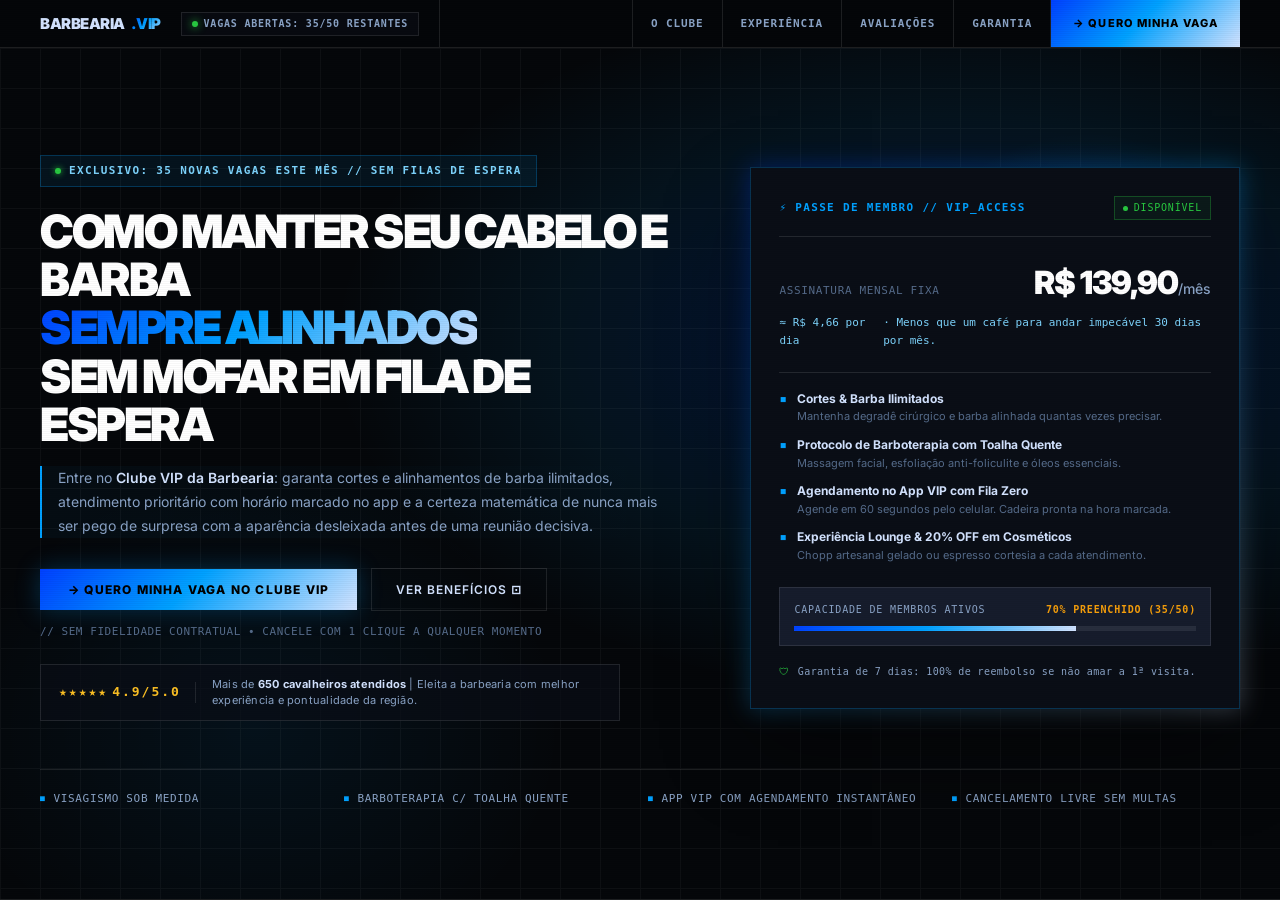
<file: index.html>
<!DOCTYPE html>
<html lang="pt-BR">

<head>
  <meta charset="UTF-8">
  <meta name="viewport" content="width=device-width, initial-scale=1.0">
  <title>Clube VIP Barbearia — Imagem Impecável Sem Filas</title>

  <!-- Google Fonts: Inter -->
  <link rel="preconnect" href="https://fonts.googleapis.com">
  <link rel="preconnect" href="https://fonts.gstatic.com" crossorigin>
  <link href="https://fonts.googleapis.com/css2?family=Inter:wght@400;500;600;700;800;900&display=swap" rel="stylesheet">

  <!-- External Stylesheet (Ordem Design System) -->
  <link rel="stylesheet" href="css/styles.css">

  <!-- External JavaScript (Interactions & Notifications) -->
  <script src="js/main.js" defer></script>
</head>

<body>

  <!-- ─── TOP NAV ───────────────────────────────────── -->
  <header class="topnav">
    <div class="topnav-logo">
      Barbearia<span>.VIP</span>
      <div class="topnav-badge">
        <div class="dot"></div>
        VAGAS ABERTAS: 35/50 RESTANTES
      </div>
    </div>
    <nav class="topnav-links">
      <a href="#beneficios" class="topnav-link" data-toast="Rolando para os Benefícios">O Clube</a>
      <a href="#experiencia" class="topnav-link" data-toast="Protocolo de Barboterapia &amp; Lounge">Experiência</a>
      <a href="#depoimentos" class="topnav-link" data-toast="Ver Depoimentos Reais">Avaliações</a>
      <a href="#garantia" class="topnav-link" data-toast="Garantia Blindada de 7 Dias">Garantia</a>
      <a href="#assinar" class="topnav-cta" data-toast="Redirecionando para Adesão VIP">→ Quero Minha Vaga</a>
    </nav>
  </header>

  <!-- ─── MAIN / PRIMEIRA DOBRA (HERO) ─────────────── -->
  <main class="main">
    <section class="hero">
      <div class="hero-bg"></div>
      <div class="hero-grid"></div>

      <div class="container">
        <div class="hero-grid-layout">

          <!-- COLUNA ESQUERDA: CIENTIFICAMENTE PERSUASIVA -->
          <div class="hero-content">
            <!-- Eyebrow / Status de Exclusividade -->
            <div class="hero-status">
              <div class="dot"></div>
              EXCLUSIVO: 35 NOVAS VAGAS ESTE MÊS // SEM FILAS DE ESPERA
            </div>

            <!-- Headline de Alto Impacto -->
            <h1>
              Como Manter Seu Cabelo e Barba<br>
              <span class="dim">Sempre Alinhados</span><br>
              Sem Mofar em Fila de Espera
            </h1>

            <!-- Subheadline / Proposta de Valor -->
            <p class="hero-sub">
              Entre no <strong>Clube VIP da Barbearia</strong>: garanta cortes e alinhamentos de barba ilimitados,
              atendimento prioritário com horário marcado no app e a certeza matemática de nunca mais ser pego de
              surpresa com a aparência desleixada antes de uma reunião decisiva.
            </p>

            <!-- Ações Principais (CTAs) -->
            <div class="hero-actions">
              <button class="btn-primary" data-toast="Vaga Reservada — Concluindo Cadastro VIP...">
                → QUERO MINHA VAGA NO CLUBE VIP
              </button>
              <button class="btn-secondary" data-toast="Benefícios Detalhados no Passe ao Lado">
                VER BENEFÍCIOS ⊡
              </button>
            </div>

            <!-- Micro-copy de Descompressão -->
            <div class="hero-microcopy">
              // SEM FIDELIDADE CONTRATUAL • CANCELE COM 1 CLIQUE A QUALQUER MOMENTO
            </div>

            <!-- Sinais de Confiança (Social Proof / Rating) -->
            <div class="trust-box">
              <div class="trust-stars">
                <span>★★★★★</span> 4.9/5.0
              </div>
              <div class="trust-text">
                Mais de <strong>650 cavalheiros atendidos</strong> | Eleita a barbearia com melhor experiência e
                pontualidade da região.
              </div>
            </div>
          </div>

          <!-- COLUNA DIREITA: PASSE DE MEMBRO VIP & PAINEL INTERATIVO -->
          <div class="vip-card-wrap">
            <div class="vip-card-glow"></div>
            <div class="vip-panel">
              <div class="panel-header">
                <div class="panel-title">
                  <span style="color:#00A1FF">⚡</span> PASSE DE MEMBRO // VIP_ACCESS
                </div>
                <div class="status-badge">
                  <span style="width:5px; height:5px; border-radius:50%; background:var(--color-success)"></span>
                  DISPONÍVEL
                </div>
              </div>

              <div class="panel-price-row">
                <div class="price-label">Assinatura Mensal Fixa</div>
                <div class="price-value">R$ 139,90<span>/mês</span></div>
              </div>
              <div class="price-note">
                <span>≈ R$ 4,66 por dia</span> · Menos que um café para andar impecável 30 dias por mês.
              </div>

              <!-- Lista de Entregáveis no Estilo Design System -->
              <ul class="vip-features">
                <li class="vip-feature-item">
                  <span class="feature-icon">▪</span>
                  <div>
                    <strong>Cortes &amp; Barba Ilimitados</strong>
                    <span class="feature-desc">Mantenha degradê cirúrgico e barba alinhada quantas vezes
                      precisar.</span>
                  </div>
                </li>
                <li class="vip-feature-item">
                  <span class="feature-icon">▪</span>
                  <div>
                    <strong>Protocolo de Barboterapia com Toalha Quente</strong>
                    <span class="feature-desc">Massagem facial, esfoliação anti-foliculite e óleos essenciais.</span>
                  </div>
                </li>
                <li class="vip-feature-item">
                  <span class="feature-icon">▪</span>
                  <div>
                    <strong>Agendamento no App VIP com Fila Zero</strong>
                    <span class="feature-desc">Agende em 60 segundos pelo celular. Cadeira pronta na hora
                      marcada.</span>
                  </div>
                </li>
                <li class="vip-feature-item">
                  <span class="feature-icon">▪</span>
                  <div>
                    <strong>Experiência Lounge &amp; 20% OFF em Cosméticos</strong>
                    <span class="feature-desc">Chopp artesanal gelado ou espresso cortesia a cada atendimento.</span>
                  </div>
                </li>
              </ul>

              <!-- Barra de Ocupação de Vagas -->
              <div class="capacity-box">
                <div class="capacity-header">
                  <span class="capacity-label">Capacidade de Membros Ativos</span>
                  <span class="capacity-val">70% PREENCHIDO (35/50)</span>
                </div>
                <div class="progress-bar-wrap">
                  <div class="progress-bar-fill"></div>
                </div>
              </div>

              <!-- Garantia Blindada -->
              <div class="guarantee-strip">
                <span class="shield">🛡</span>
                <span>Garantia de 7 dias: 100% de reembolso se não amar a 1ª visita.</span>
              </div>
            </div>
          </div>

        </div>

        <!-- BARRA DE METADADOS / BENEFÍCIOS TANGÍVEIS NO RODAPÉ DA DOBRA -->
        <footer class="hero-meta-bar">
          <div class="hero-meta-item">VISAGISMO SOB MEDIDA</div>
          <div class="hero-meta-item">BARBOTERAPIA C/ TOALHA QUENTE</div>
          <div class="hero-meta-item">APP VIP COM AGENDAMENTO INSTANTÂNEO</div>
          <div class="hero-meta-item">CANCELAMENTO LIVRE SEM MULTAS</div>
        </footer>
      </div>
    </section>
  </main>

  <!-- TOAST FEEDBACK -->
  <div class="toast" id="toast" role="status" aria-live="polite">// AÇÃO REGISTRADA</div>

</body>

</html>
</file>
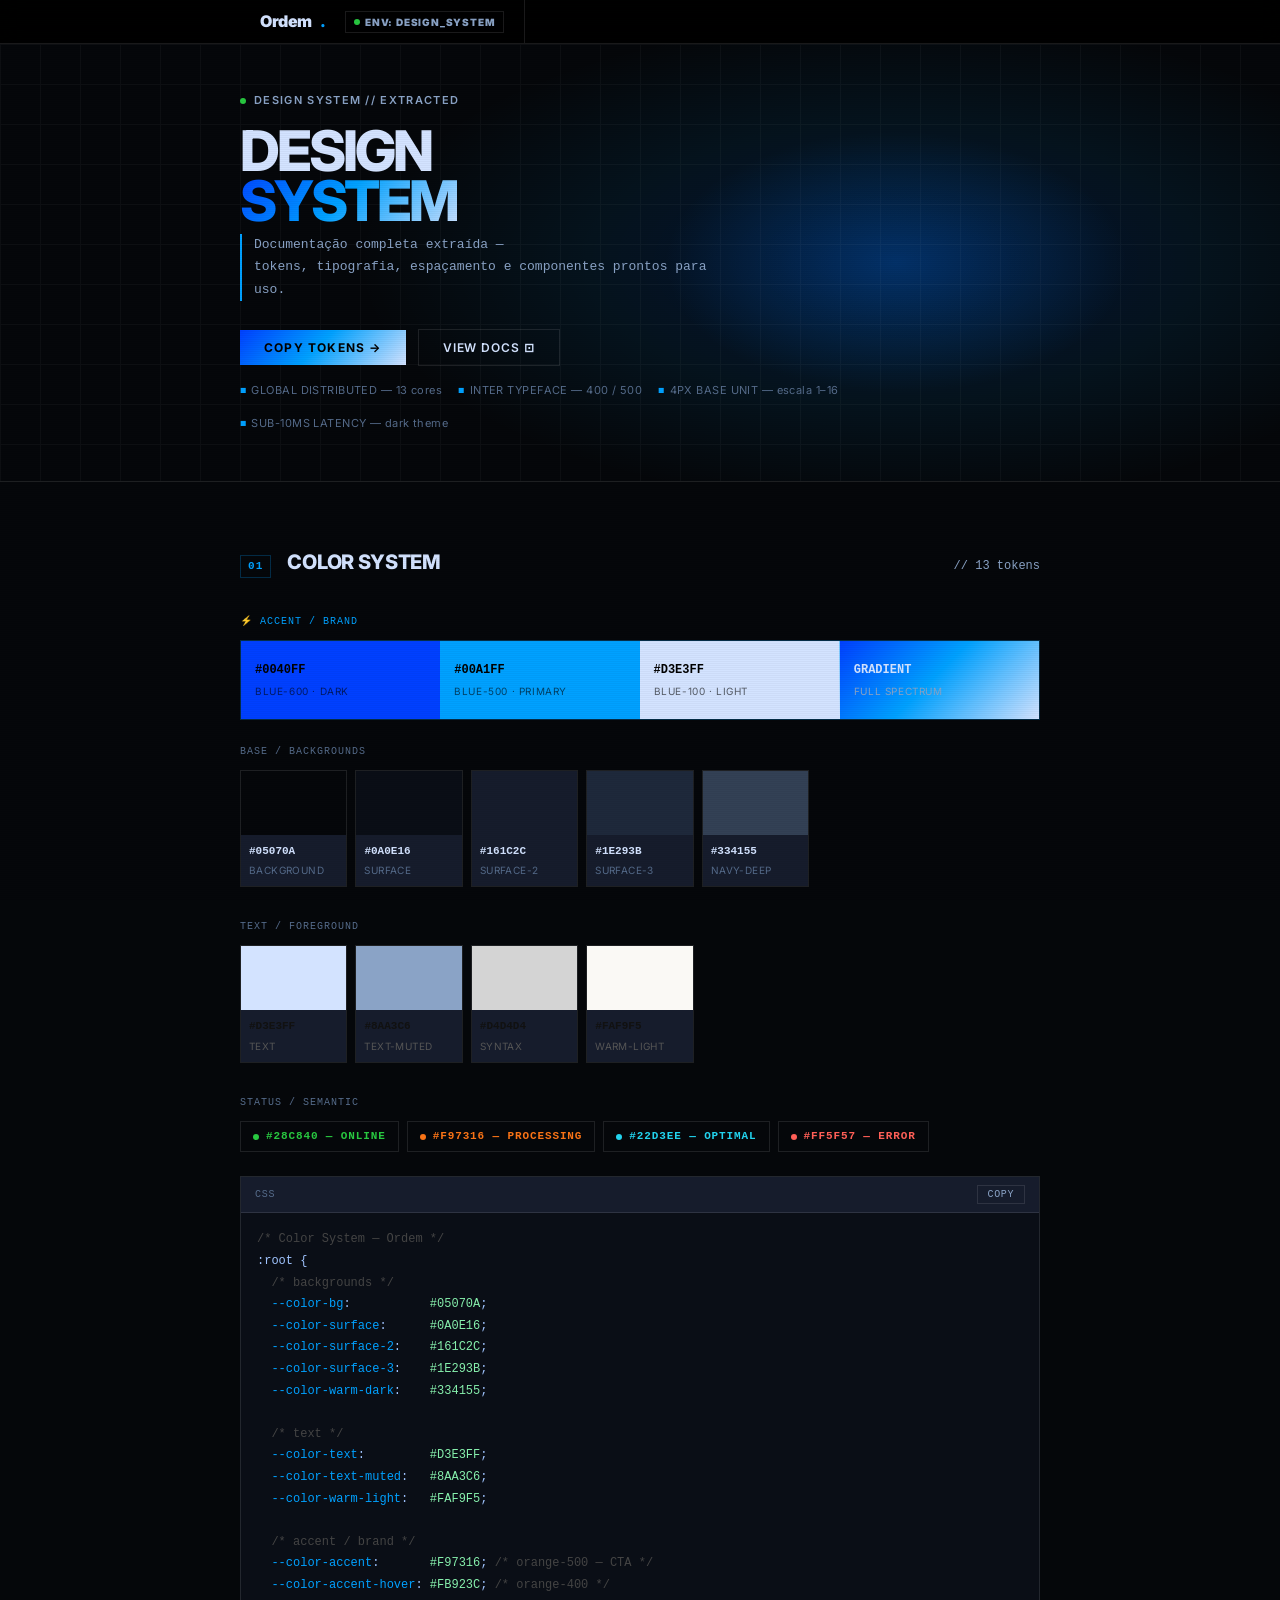
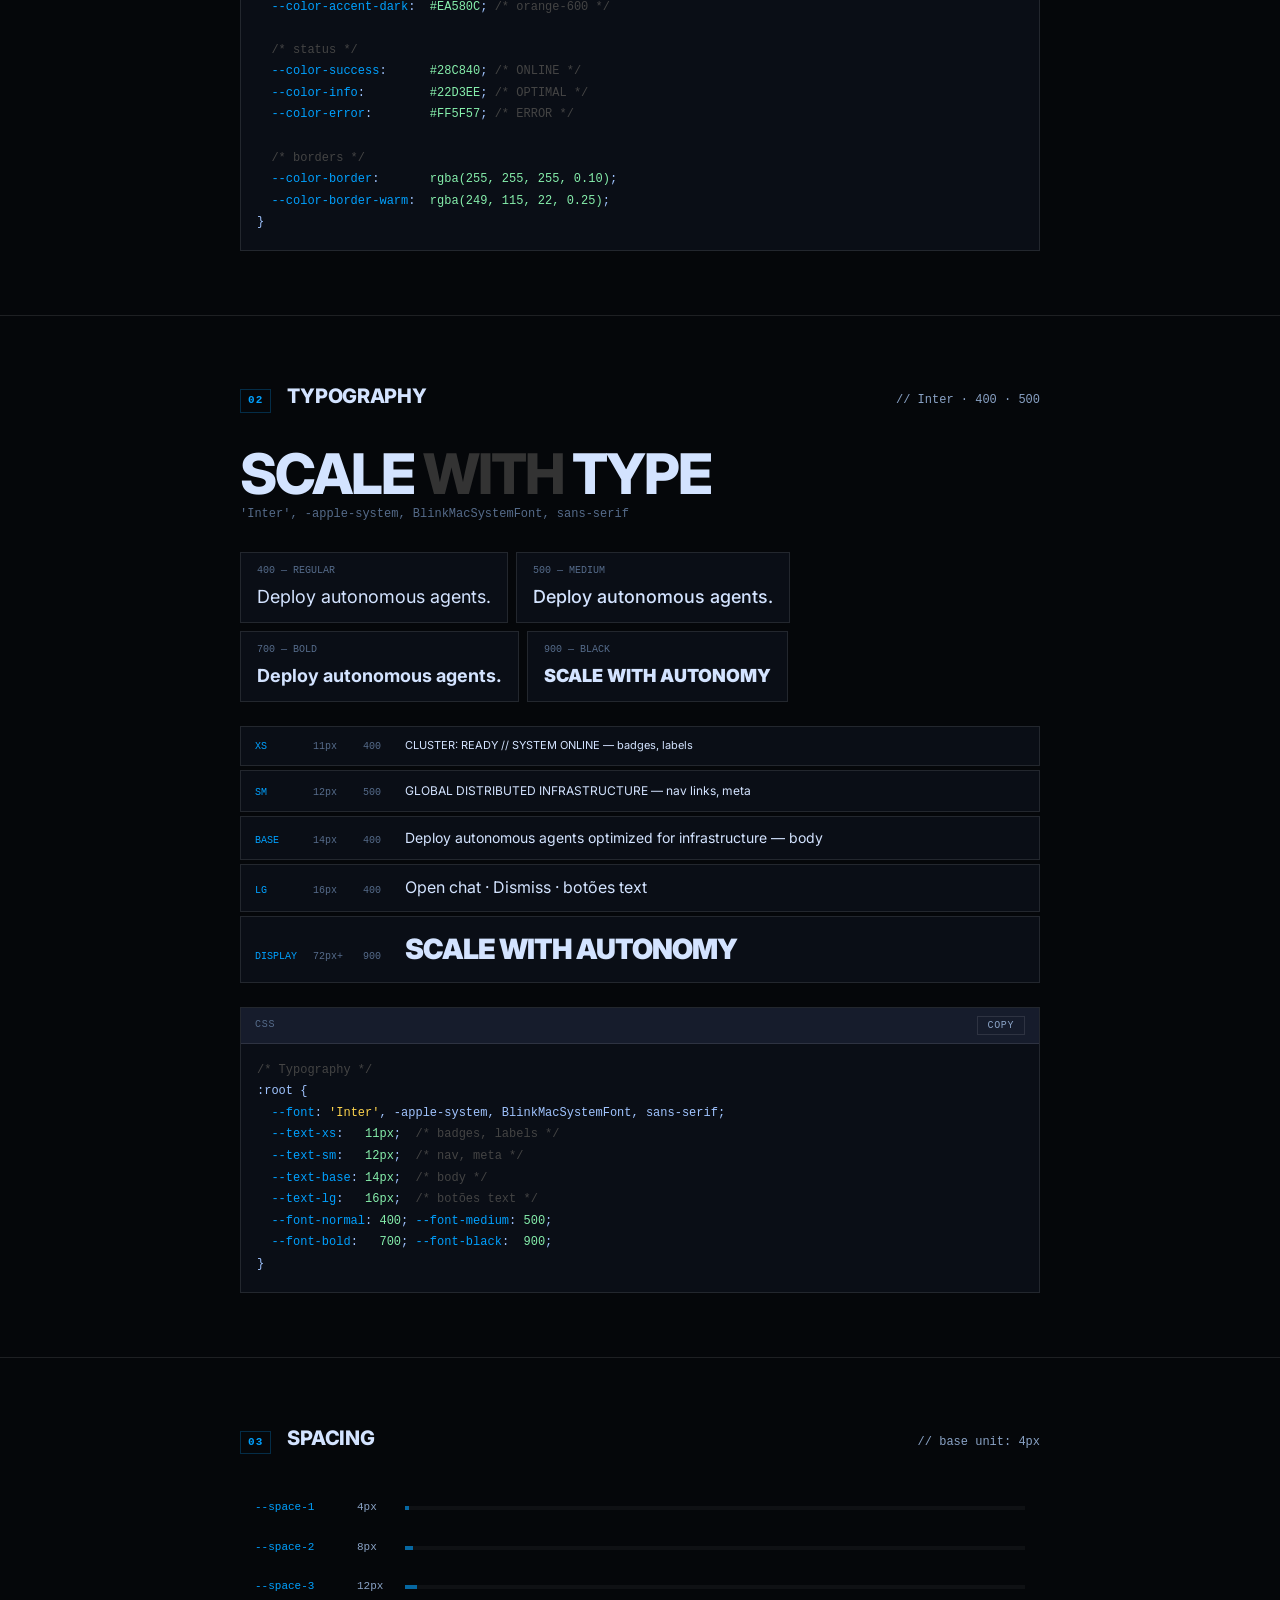
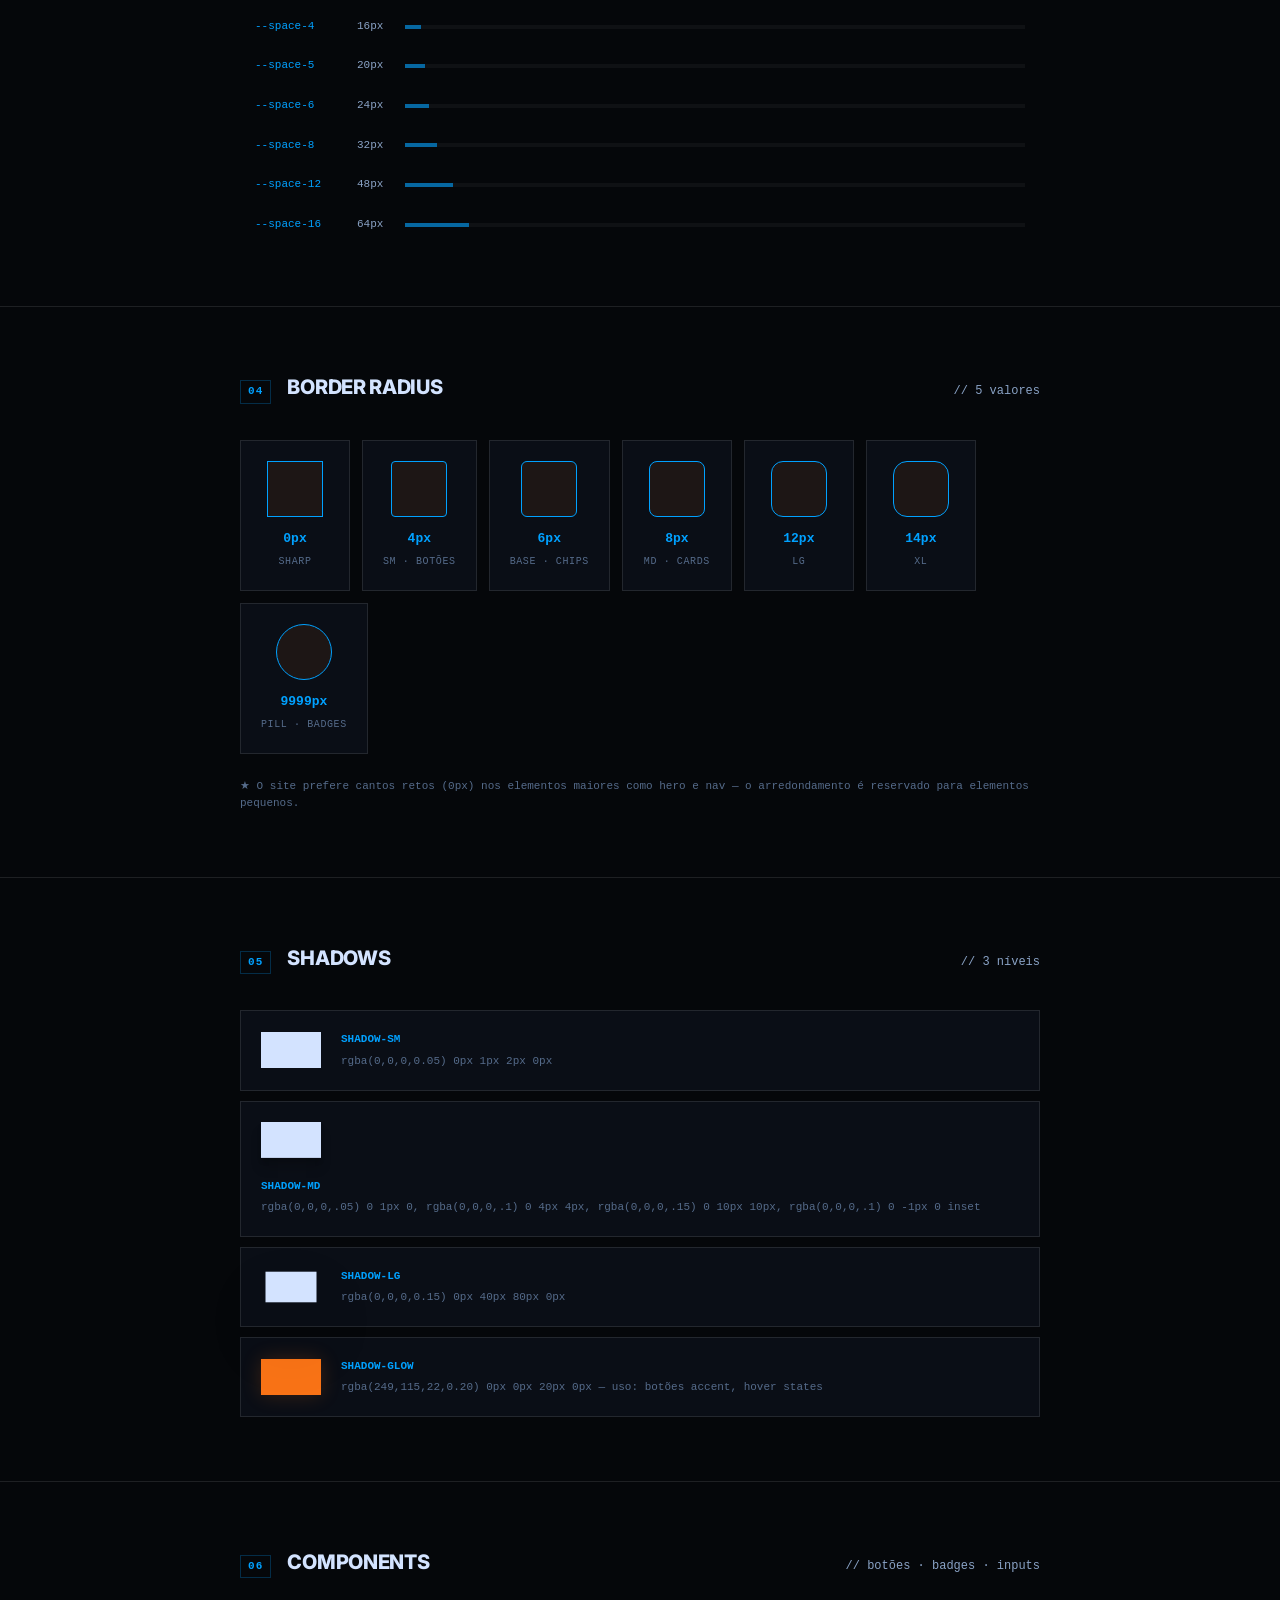
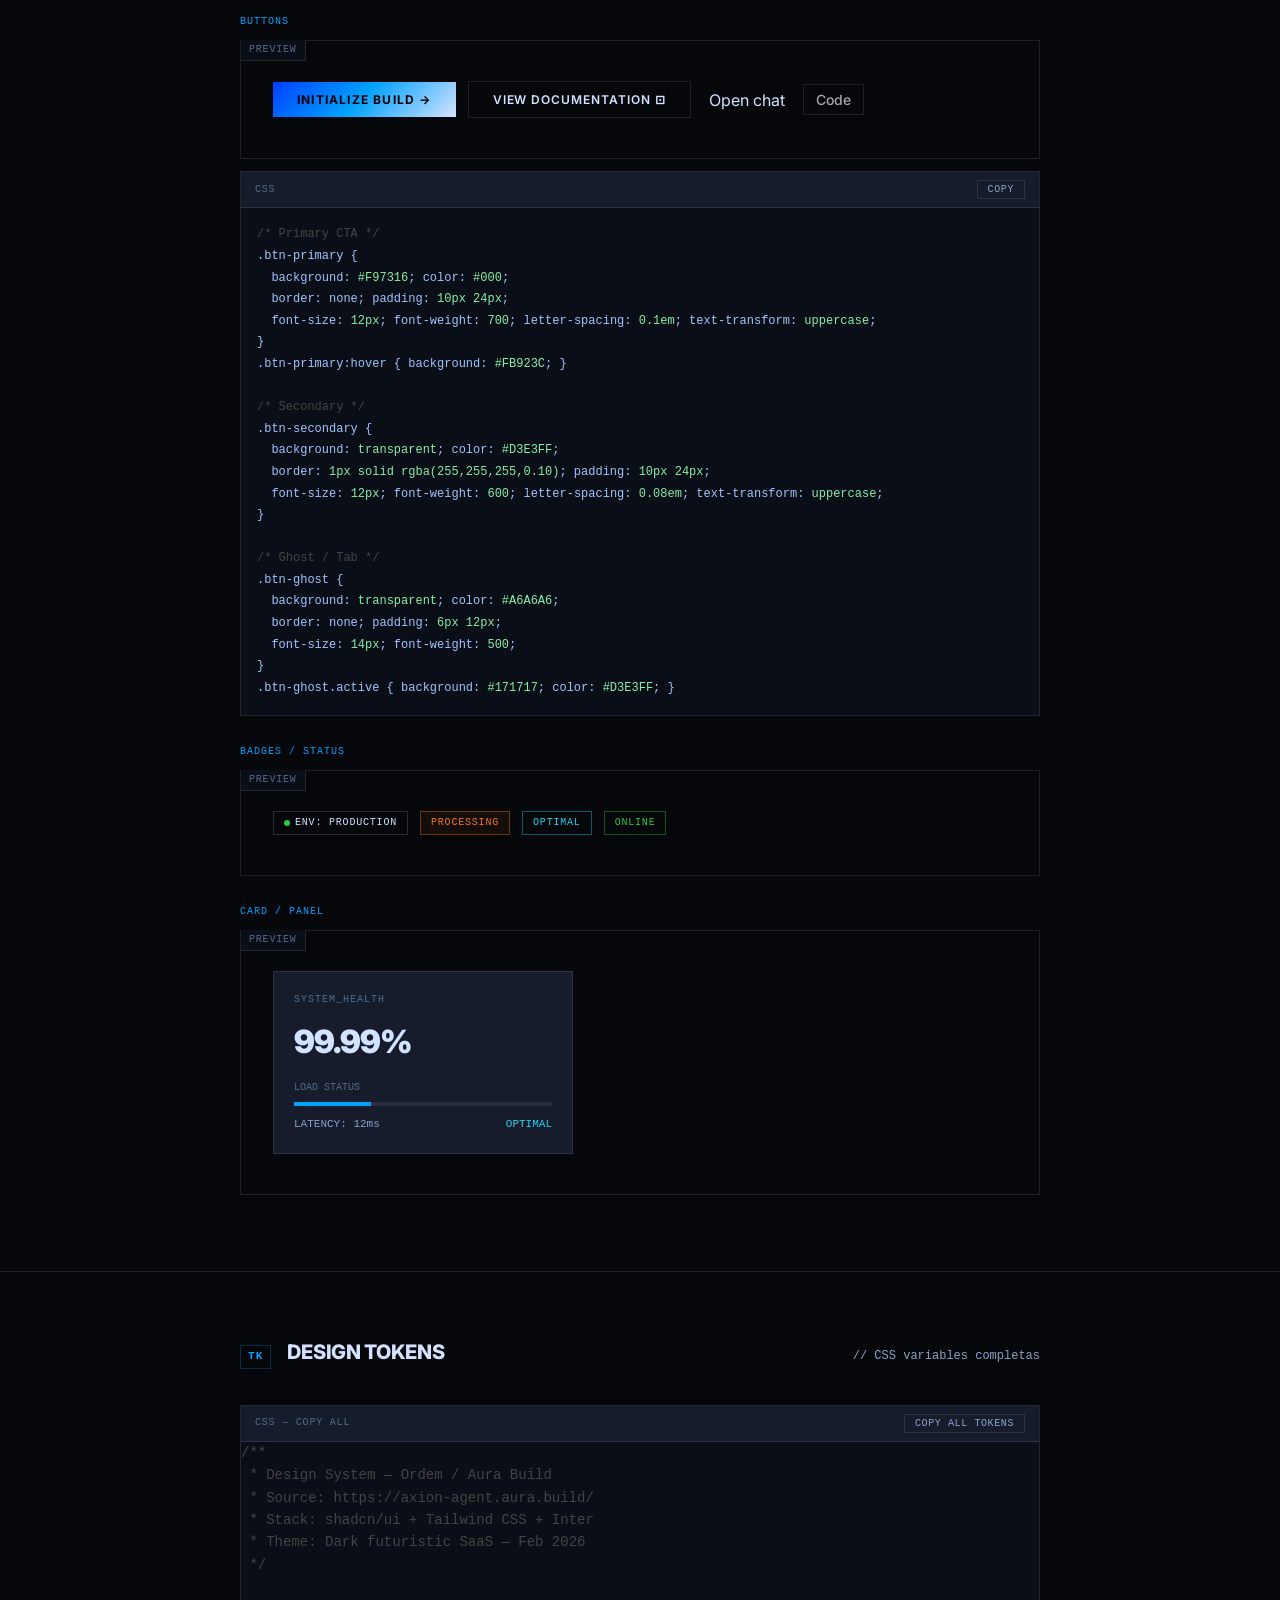
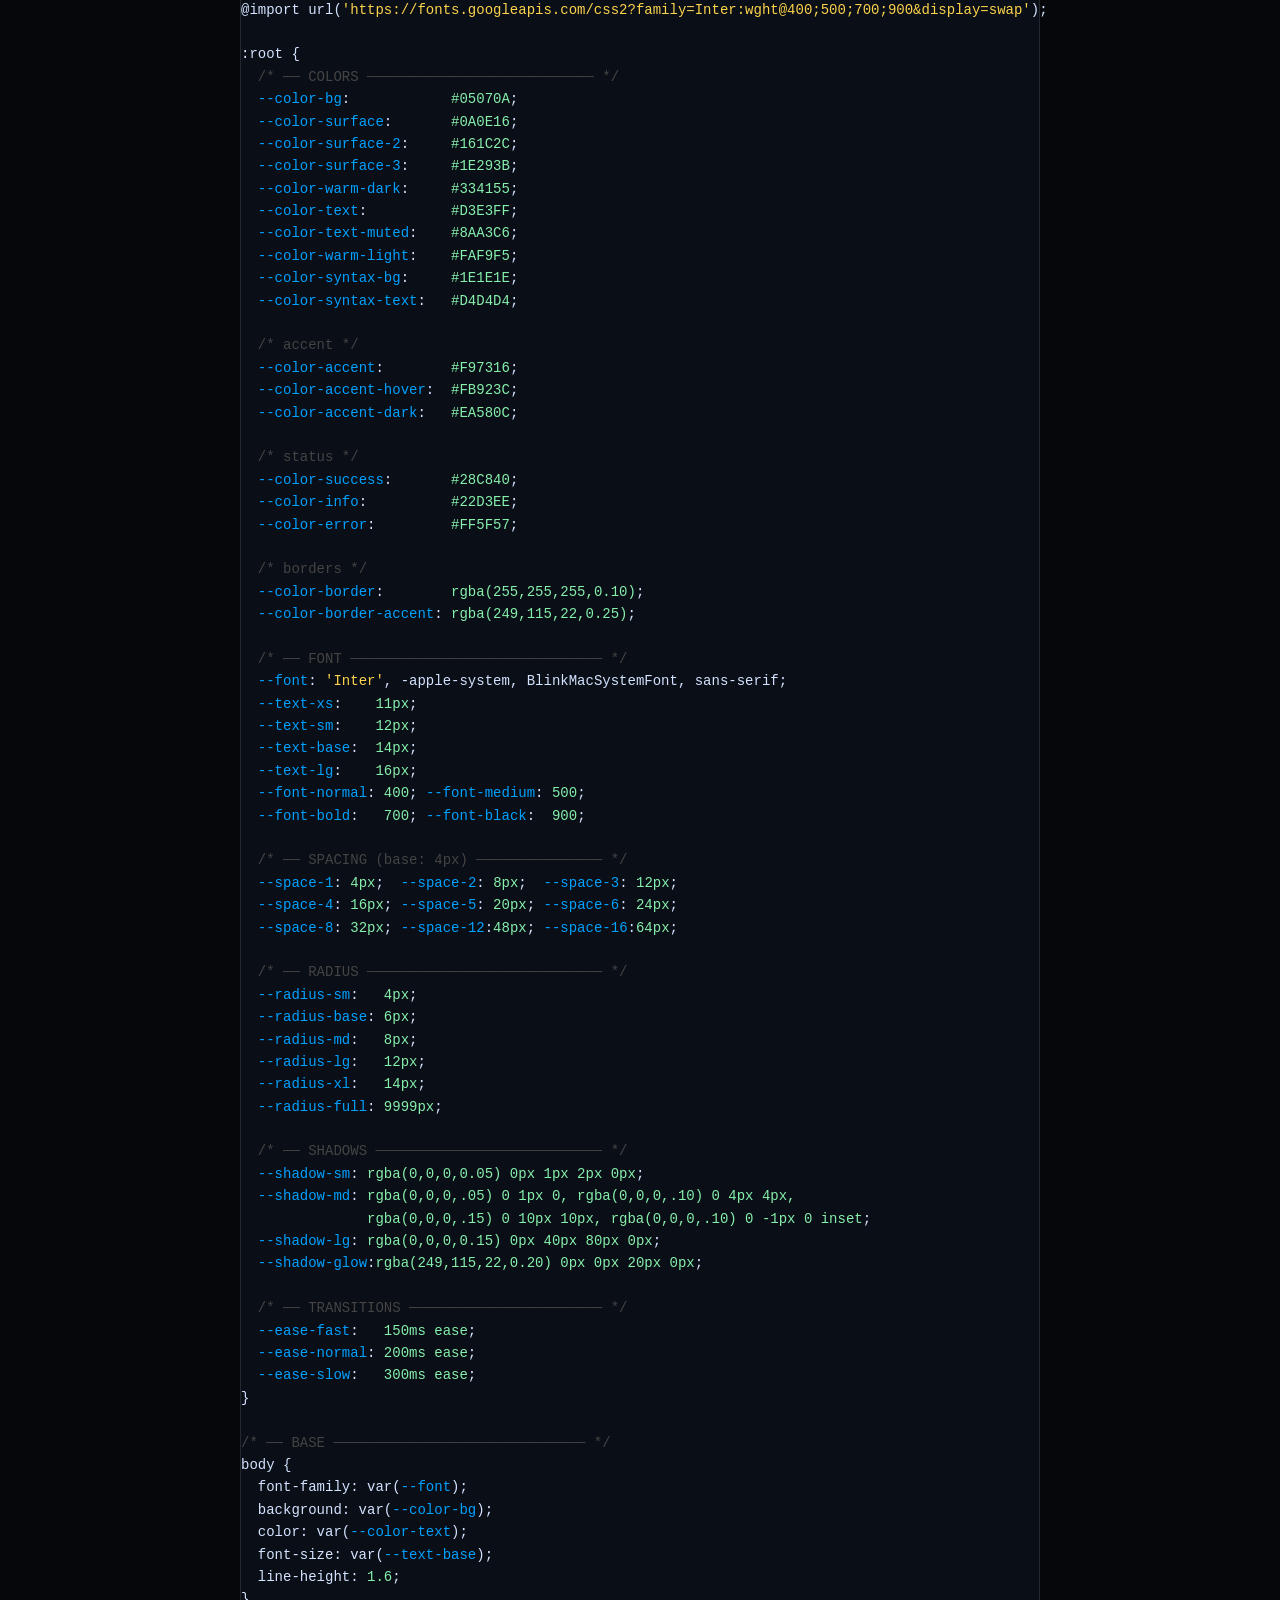
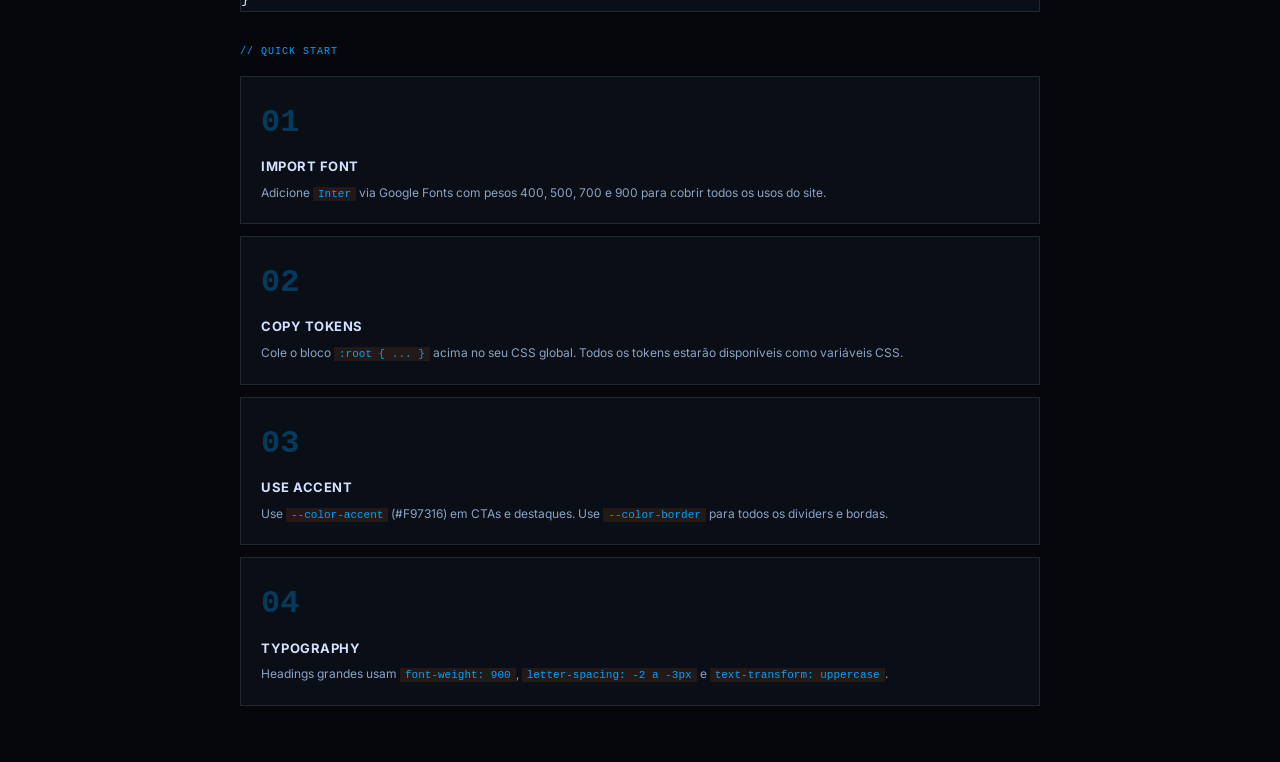
<file: Template.html>
<!DOCTYPE html>
<html lang="pt-BR">

<head>
  <meta charset="UTF-8">
  <meta name="viewport" content="width=device-width, initial-scale=1.0">
  <title>ORDEM — Design System</title>
  <link rel="preconnect" href="https://fonts.googleapis.com">
  <link href="https://fonts.googleapis.com/css2?family=Inter:wght@400;500;600;700;800;900&display=swap"
    rel="stylesheet">
  <style>/* upw:upwa27cf9f3464b */
    *,
    *::before,
    *::after {
      box-sizing: border-box;
      margin: 0;
      padding: 0;
    }

    :root {
      --color-bg: #05070A;
      --color-surface: #0A0E16;
      --color-surface-2: #161C2C;
      --color-surface-3: #1E293B;
      --color-border: rgba(255, 255, 255, 0.10);
      --color-text: #D3E3FF;
      --color-text-muted: #8AA3C6;
      --color-text-dark: #556B8A;
      --color-warm-dark: #334155;
      --color-accent: #00A1FF;
      --color-accent-hover: #D3E3FF;
      --color-accent-dark: #0040FF;
      --color-accent-gradient: linear-gradient(135deg, #0040FF 0%, #00A1FF 47%, #D3E3FF 100%);
      --color-border-warm: rgba(0, 161, 255, 0.25);
      --color-success: #28C840;
      --color-info: #22D3EE;
      --color-warm: #FAF9F5;
      --font: 'Inter', -apple-system, sans-serif;
    }

    html {
      scroll-behavior: smooth;
    }

    body {
      font-family: var(--font);
      background: var(--color-bg);
      color: var(--color-text);
      font-size: 14px;
      line-height: 1.6;
      overflow-x: hidden;
    }

    /* ─── SCANLINES / TEXTURE ─────────────────────── */
    body::before {
      content: '';
      position: fixed;
      inset: 0;
      pointer-events: none;
      z-index: 9999;
      background: repeating-linear-gradient(0deg,
          rgba(0, 0, 0, 0.03) 0px, rgba(0, 0, 0, 0.03) 1px,
          transparent 1px, transparent 2px);
    }

    /* ─── TOP NAV ─────────────────────────────────── */
    .topnav {
      position: fixed;
      top: 0;
      left: 0;
      right: 0;
      height: 44px;
      background: rgba(0, 0, 0, 0.85);
      border-bottom: 1px solid var(--color-border);
      backdrop-filter: blur(12px);
      display: flex;
      align-items: center;
      gap: 0;
      z-index: 100;
      padding: 0 40px;
    }

    .topnav-logo {
      padding: 0 20px;
      font-size: 16px;
      font-weight: 900;
      letter-spacing: -0.5px;
      color: var(--color-text);
      border-right: 1px solid var(--color-border);
      height: 100%;
      display: flex;
      align-items: center;
      gap: 8px;
    }

    .topnav-logo span {
      color: var(--color-accent);
    }

    .topnav-badge {
      margin-left: 12px;
      padding: 2px 8px;
      border: 1px solid var(--color-border);
      font-size: 10px;
      color: var(--color-text-muted);
      letter-spacing: 0.08em;
      display: flex;
      align-items: center;
      gap: 5px;
    }

    .topnav-badge .dot {
      width: 6px;
      height: 6px;
      border-radius: 50%;
      background: var(--color-success);
      animation: pulse 2s infinite;
    }

    @keyframes pulse {

      0%,
      100% {
        opacity: 1;
      }

      50% {
        opacity: 0.4;
      }
    }

    .topnav-links {
      display: flex;
      align-items: center;
      height: 100%;
      margin-left: auto;
      border-left: 1px solid var(--color-border);
    }

    .topnav-link {
      padding: 0 18px;
      height: 100%;
      display: flex;
      align-items: center;
      font-size: 12px;
      font-weight: 500;
      letter-spacing: 0.06em;
      color: var(--color-text-muted);
      text-decoration: none;
      border-right: 1px solid var(--color-border);
      transition: color 0.15s;
      text-transform: uppercase;
    }

    .topnav-link:hover {
      color: var(--color-text);
    }

    .topnav-cta {
      padding: 0 20px;
      height: 100%;
      display: flex;
      align-items: center;
      background: var(--color-accent-gradient);
      color: #000 !important;
      font-size: 12px;
      font-weight: 700;
      letter-spacing: 0.08em;
      text-decoration: none;
      text-transform: uppercase;
      transition: opacity 0.15s;
    }

    .topnav-cta:hover {
      opacity: 0.9;
    }

    /* ─── LAYOUT ──────────────────────────────────── */
    .main {
      padding-top: 44px;
    }

    .container {
      max-width: 1440px;
      margin: 0 auto;
      padding: 0 40px;
    }

    /* ─── HERO ────────────────────────────────────── */
    .hero {
      min-height: 320px;
      position: relative;
      display: flex;
      flex-direction: column;
      justify-content: flex-end;
      padding: 48px 40px;
      overflow: hidden;
      border-bottom: 1px solid var(--color-border);
    }

    .hero-bg {
      position: absolute;
      inset: 0;
      z-index: 0;
      background: radial-gradient(ellipse 60% 80% at 70% 50%,
          rgba(0, 64, 255, 0.18) 0%,
          rgba(0, 161, 255, 0.08) 40%,
          transparent 70%),
        radial-gradient(ellipse 30% 50% at 70% 50%,
          rgba(0, 161, 255, 0.25) 0%,
          transparent 60%);
    }

    .hero-grid {
      position: absolute;
      inset: 0;
      z-index: 0;
      opacity: 0.03;
      background-image: linear-gradient(rgba(255, 255, 255, 1) 1px, transparent 1px),
        linear-gradient(90deg, rgba(255, 255, 255, 1) 1px, transparent 1px);
      background-size: 40px 40px;
    }

    .hero-content {
      position: relative;
      z-index: 1;
    }

    .hero-status {
      display: flex;
      align-items: center;
      gap: 8px;
      font-size: 11px;
      font-weight: 600;
      letter-spacing: 0.12em;
      color: var(--color-text-muted);
      text-transform: uppercase;
      margin-bottom: 16px;
    }

    .hero-status .dot {
      width: 6px;
      height: 6px;
      border-radius: 50%;
      background: var(--color-success);
    }

    .hero h1 {
      font-size: 56px;
      font-weight: 800;
      line-height: 0.9;
      letter-spacing: -3px;
      text-transform: uppercase;
      margin-bottom: 8px;
    }

    .hero h1 .dim {
      background: var(--color-accent-gradient);
      -webkit-background-clip: text;
      -webkit-text-fill-color: transparent;
      background-clip: text;
    }

    .hero-sub {
      font-size: 13px;
      color: var(--color-text-muted);
      max-width: 480px;
      line-height: 1.7;
      margin-bottom: 28px;
      font-family: monospace;
      border-left: 2px solid var(--color-accent);
      padding-left: 12px;
    }

    .hero-actions {
      display: flex;
      gap: 12px;
      align-items: center;
      flex-wrap: wrap;
    }

    .btn-primary {
      background: var(--color-accent-gradient);
      color: #000;
      border: none;
      padding: 10px 24px;
      font-size: 12px;
      font-weight: 700;
      letter-spacing: 0.1em;
      text-transform: uppercase;
      cursor: pointer;
      font-family: var(--font);
      transition: opacity 0.15s;
      display: inline-flex;
      align-items: center;
      gap: 8px;
    }

    .btn-primary:hover {
      opacity: 0.9;
    }

    .btn-secondary {
      background: transparent;
      color: var(--color-text);
      border: 1px solid var(--color-border);
      padding: 10px 24px;
      font-size: 12px;
      font-weight: 600;
      letter-spacing: 0.08em;
      text-transform: uppercase;
      cursor: pointer;
      font-family: var(--font);
      transition: border-color 0.15s;
      display: inline-flex;
      align-items: center;
      gap: 8px;
    }

    .btn-secondary:hover {
      border-color: rgba(255, 255, 255, 0.3);
    }

    .hero-meta {
      display: flex;
      gap: 16px;
      margin-top: 16px;
      flex-wrap: wrap;
    }

    .hero-meta-item {
      font-size: 11px;
      color: var(--color-text-dark);
      display: flex;
      align-items: center;
      gap: 5px;
      letter-spacing: 0.04em;
    }

    .hero-meta-item::before {
      content: '■';
      color: var(--color-accent);
      font-size: 7px;
    }

    /* ─── SECTION ─────────────────────────────────── */
    .section {
      padding: 64px 40px;
      border-bottom: 1px solid var(--color-border);
    }

    .section-header {
      display: flex;
      align-items: baseline;
      gap: 16px;
      margin-bottom: 36px;
    }

    .section-index {
      font-size: 11px;
      font-weight: 700;
      color: var(--color-accent);
      letter-spacing: 0.1em;
      font-family: monospace;
      border: 1px solid var(--color-border-warm);
      padding: 2px 7px;
    }

    .section-title {
      font-size: 20px;
      font-weight: 800;
      letter-spacing: -0.3px;
      text-transform: uppercase;
    }

    .section-desc {
      font-size: 12px;
      color: var(--color-text-muted);
      margin-left: auto;
      font-family: monospace;
    }

    /* ─── COLORS ──────────────────────────────────── */
    .color-grid {
      display: grid;
      grid-template-columns: repeat(auto-fill, minmax(100px, 1fr));
      gap: 8px;
      margin-bottom: 32px;
    }

    .color-card {
      cursor: pointer;
      transition: transform 0.15s;
      border: 1px solid var(--color-border);
    }

    .color-card:hover {
      transform: translateY(-3px);
      border-color: var(--color-accent);
    }

    .color-swatch {
      height: 64px;
    }

    .color-info {
      padding: 8px;
      background: var(--color-surface-2);
    }

    .color-hex {
      font-size: 11px;
      font-weight: 700;
      font-family: monospace;
    }

    .color-name {
      font-size: 10px;
      color: var(--color-text-dark);
      margin-top: 2px;
      letter-spacing: 0.04em;
      text-transform: uppercase;
    }

    .accent-strip {
      display: flex;
      gap: 0;
      margin-bottom: 24px;
      border: 1px solid var(--color-border-warm);
      overflow: hidden;
    }

    .accent-block {
      flex: 1;
      padding: 20px 14px;
      cursor: pointer;
      transition: opacity 0.15s;
    }

    .accent-block:hover {
      opacity: 0.85;
    }

    .accent-block .hex {
      font-size: 12px;
      font-weight: 700;
      font-family: monospace;
      color: #000;
    }

    .accent-block .label {
      font-size: 10px;
      color: rgba(0, 0, 0, 0.6);
      margin-top: 2px;
      text-transform: uppercase;
      letter-spacing: 0.06em;
    }

    .accent-block.dark .hex,
    .accent-block.dark .label {
      color: var(--color-text);
    }

    .accent-block.dark .label {
      color: var(--color-text-muted);
    }

    /* ─── STATUS COLORS ───────────────────────────── */
    .status-row {
      display: flex;
      gap: 8px;
      flex-wrap: wrap;
      margin-bottom: 24px;
    }

    .status-chip {
      display: inline-flex;
      align-items: center;
      gap: 7px;
      padding: 6px 12px;
      border: 1px solid var(--color-border);
      font-size: 11px;
      font-weight: 600;
      letter-spacing: 0.08em;
      text-transform: uppercase;
      font-family: monospace;
    }

    .status-dot {
      width: 6px;
      height: 6px;
      border-radius: 50%;
    }

    /* ─── TYPOGRAPHY ──────────────────────────────── */
    .type-hero {
      font-size: 56px;
      font-weight: 800;
      line-height: 0.9;
      letter-spacing: -2px;
      text-transform: uppercase;
      margin-bottom: 6px;
    }

    .type-grid {
      display: grid;
      gap: 4px;
      margin: 24px 0;
    }

    .type-row {
      display: flex;
      align-items: baseline;
      gap: 14px;
      padding: 10px 14px;
      border: 1px solid var(--color-border);
      background: var(--color-surface);
      transition: border-color 0.15s;
    }

    .type-row:hover {
      border-color: var(--color-accent);
    }

    .type-tag {
      font-size: 10px;
      font-family: monospace;
      color: var(--color-accent);
      width: 44px;
      flex-shrink: 0;
      text-transform: uppercase;
    }

    .type-px {
      font-size: 10px;
      font-family: monospace;
      color: var(--color-text-dark);
      width: 36px;
      flex-shrink: 0;
    }

    .type-weight {
      font-size: 10px;
      font-family: monospace;
      color: var(--color-text-dark);
      width: 28px;
      flex-shrink: 0;
    }

    .type-sample {
      font-family: var(--font);
    }

    .weight-row {
      display: flex;
      gap: 8px;
      flex-wrap: wrap;
      margin-bottom: 24px;
    }

    .weight-chip {
      padding: 10px 16px;
      border: 1px solid var(--color-border);
      background: var(--color-surface);
      font-family: var(--font);
      transition: border-color 0.15s;
    }

    .weight-chip:hover {
      border-color: var(--color-accent);
    }

    .weight-label {
      font-size: 10px;
      color: var(--color-text-dark);
      font-family: monospace;
      text-transform: uppercase;
      margin-bottom: 4px;
    }

    /* ─── SPACING ─────────────────────────────────── */
    .spacing-list {
      display: flex;
      flex-direction: column;
      gap: 4px;
    }

    .spacing-row {
      display: flex;
      align-items: center;
      gap: 12px;
      padding: 8px 14px;
      border: 1px solid transparent;
      transition: border-color 0.15s;
    }

    .spacing-row:hover {
      border-color: var(--color-border);
    }

    .sp-var {
      font-size: 11px;
      font-family: monospace;
      color: var(--color-accent);
      width: 90px;
      flex-shrink: 0;
    }

    .sp-px {
      font-size: 11px;
      font-family: monospace;
      color: var(--color-text-muted);
      width: 36px;
      flex-shrink: 0;
    }

    .sp-bar-wrap {
      flex: 1;
      height: 4px;
      background: rgba(255, 255, 255, 0.04);
    }

    .sp-bar {
      height: 100%;
      background: var(--color-accent);
      opacity: 0.6;
    }

    /* ─── RADIUS ──────────────────────────────────── */
    .radius-grid {
      display: flex;
      gap: 12px;
      flex-wrap: wrap;
      margin-bottom: 24px;
    }

    .radius-card {
      background: var(--color-surface);
      border: 1px solid var(--color-border);
      padding: 20px;
      text-align: center;
      transition: border-color 0.15s;
      min-width: 110px;
    }

    .radius-card:hover {
      border-color: var(--color-accent);
    }

    .radius-shape {
      width: 56px;
      height: 56px;
      margin: 0 auto 12px;
      border: 1px solid var(--color-accent);
      background: rgba(249, 115, 22, 0.08);
    }

    .radius-val {
      font-size: 13px;
      font-family: monospace;
      font-weight: 700;
      color: var(--color-accent);
    }

    .radius-name {
      font-size: 10px;
      color: var(--color-text-dark);
      margin-top: 4px;
      text-transform: uppercase;
      font-family: monospace;
      letter-spacing: 0.06em;
    }

    /* ─── SHADOWS ─────────────────────────────────── */
    .shadow-list {
      display: flex;
      flex-direction: column;
      gap: 10px;
    }

    .shadow-card {
      display: flex;
      align-items: center;
      gap: 20px;
      padding: 20px;
      border: 1px solid var(--color-border);
      background: var(--color-surface);
      transition: border-color 0.15s;
      flex-wrap: wrap;
    }

    .shadow-card:hover {
      border-color: var(--color-accent);
    }

    .shadow-preview {
      width: 60px;
      height: 36px;
      background: var(--color-text);
      flex-shrink: 0;
    }

    .shadow-name {
      font-size: 11px;
      font-weight: 700;
      font-family: monospace;
      color: var(--color-accent);
      margin-bottom: 4px;
      text-transform: uppercase;
    }

    .shadow-code {
      font-size: 11px;
      font-family: monospace;
      color: var(--color-text-dark);
      line-height: 1.5;
      word-break: break-all;
    }

    /* ─── COMPONENTS ──────────────────────────────── */
    .comp-stage {
      background: var(--color-bg);
      border: 1px solid var(--color-border);
      padding: 40px 32px;
      margin-bottom: 12px;
      position: relative;
    }

    .comp-stage-label {
      position: absolute;
      top: -1px;
      left: 0;
      background: var(--color-surface);
      border: 1px solid var(--color-border);
      border-top: none;
      border-left: none;
      font-size: 10px;
      font-family: monospace;
      color: var(--color-text-dark);
      padding: 2px 8px;
      text-transform: uppercase;
      letter-spacing: 0.08em;
    }

    .comp-row {
      display: flex;
      gap: 12px;
      align-items: center;
      flex-wrap: wrap;
    }

    /* ─── CODE BLOCKS ─────────────────────────────── */
    .code-wrap {
      background: var(--color-surface);
      border: 1px solid var(--color-border);
      position: relative;
      overflow: hidden;
    }

    .code-header {
      display: flex;
      align-items: center;
      justify-content: space-between;
      padding: 8px 14px;
      border-bottom: 1px solid var(--color-border);
      background: var(--color-surface-2);
    }

    .code-lang {
      font-size: 10px;
      font-family: monospace;
      color: var(--color-text-dark);
      text-transform: uppercase;
      letter-spacing: 0.08em;
    }

    .copy-btn {
      background: transparent;
      border: 1px solid var(--color-border);
      color: var(--color-text-muted);
      font-size: 10px;
      font-family: monospace;
      padding: 3px 10px;
      cursor: pointer;
      letter-spacing: 0.06em;
      text-transform: uppercase;
      transition: all 0.15s;
    }

    .copy-btn:hover {
      border-color: var(--color-accent);
      color: var(--color-accent);
    }

    .code-wrap pre {
      padding: 16px;
      font-family: monospace;
      font-size: 12px;
      line-height: 1.8;
      overflow-x: auto;
      white-space: pre;
      color: #a0c4ff;
    }

    .c {
      color: #444;
    }

    /* comment */
    .k {
      color: var(--color-accent);
    }

    /* key/var */
    .v {
      color: #86efac;
    }

    /* value */
    .s {
      color: #fcd34d;
    }

    /* string */

    /* ─── TOKENS SECTION ──────────────────────────── */
    .tokens-full {
      background: var(--color-surface);
      border: 1px solid var(--color-border);
      position: relative;
    }

    /* ─── QUICKSTART ──────────────────────────────── */
    .qs-grid {
      display: grid;
      grid-template-columns: 1fr 1fr;
      gap: 12px;
    }

    .qs-card {
      background: var(--color-surface);
      border: 1px solid var(--color-border);
      padding: 20px;
      transition: border-color 0.15s;
    }

    .qs-card:hover {
      border-color: var(--color-accent);
    }

    .qs-num {
      font-size: 32px;
      font-weight: 900;
      color: var(--color-accent);
      opacity: 0.3;
      margin-bottom: 8px;
      font-family: monospace;
    }

    .qs-title {
      font-size: 13px;
      font-weight: 700;
      margin-bottom: 6px;
      text-transform: uppercase;
      letter-spacing: 0.04em;
    }

    .qs-desc {
      font-size: 12px;
      color: var(--color-text-muted);
      line-height: 1.6;
    }

    .qs-desc code {
      background: rgba(249, 115, 22, 0.1);
      color: var(--color-accent);
      padding: 1px 5px;
      font-size: 11px;
    }

    /* ─── TOAST ───────────────────────────────────── */
    .toast {
      position: fixed;
      bottom: 24px;
      right: 24px;
      z-index: 9999;
      background: var(--color-surface-2);
      border: 1px solid var(--color-accent);
      padding: 10px 20px;
      font-size: 12px;
      font-family: monospace;
      color: var(--color-accent);
      letter-spacing: 0.06em;
      text-transform: uppercase;
      transform: translateY(60px);
      opacity: 0;
      transition: all 0.25s cubic-bezier(0.34, 1.56, 0.64, 1);
    }

    .toast.show {
      transform: translateY(0);
      opacity: 1;
    }

    .qs-grid {
      grid-template-columns: 1fr;
    }

    .topnav-links {
      display: none;
    }

    .topnav,
    .section,
    .hero {
      padding-left: 24px !important;
      padding-right: 24px !important;
    }

    @media (min-width: 1200px) {

      .topnav,
      .section,
      .hero {
        padding-left: 240px !important;
        padding-right: 240px !important;
      }
    }
  </style>
</head>

<body>

  <!-- TOP NAV -->
  <header class="topnav">
    <div class="topnav-logo">
      Ordem<span>.</span>
      <div class="topnav-badge">
        <div class="dot"></div>
        ENV: DESIGN_SYSTEM
      </div>
    </div>
    <nav class="topnav-links">
      <a href="#colors" class="topnav-link">Colors</a>
      <a href="#typography" class="topnav-link">Type</a>
      <a href="#spacing" class="topnav-link">Space</a>
      <a href="#components" class="topnav-link">Components</a>
      <a href="#tokens" class="topnav-link">Tokens</a>
      <a href="https://axion-agent.aura.build/" target="_blank" class="topnav-cta">→ Live Site</a>
    </nav>
  </header>

  <!-- HERO -->
  <div class="main">
    <section class="hero">
      <div class="hero-bg"></div>
      <div class="hero-grid"></div>
      <div class="hero-content">
        <div class="hero-status">
          <div class="dot"></div>
          DESIGN SYSTEM // EXTRACTED
        </div>
        <h1>DESIGN<br><span class="dim">SYSTEM</span></h1>
        <p class="hero-sub">
          Documentação completa extraída —<br>
          tokens, tipografia, espaçamento e componentes prontos para uso.
        </p>
        <div class="hero-actions">
          <button class="btn-primary" onclick="document.getElementById('tokens').scrollIntoView({behavior:'smooth'})">
            COPY TOKENS →
          </button>
          <button class="btn-secondary" onclick="document.getElementById('colors').scrollIntoView({behavior:'smooth'})">
            VIEW DOCS ⊡
          </button>
        </div>
        <div class="hero-meta">
          <span class="hero-meta-item">GLOBAL DISTRIBUTED — 13 cores</span>
          <span class="hero-meta-item">INTER TYPEFACE — 400 / 500</span>
          <span class="hero-meta-item">4PX BASE UNIT — escala 1–16</span>
          <span class="hero-meta-item">SUB-10MS LATENCY — dark theme</span>
        </div>
      </div>
    </section>

    <!-- ══════════════════════════════════════
     01 — CORES
══════════════════════════════════════ -->
    <section class="section" id="colors">
      <div class="section-header">
        <span class="section-index">01</span>
        <h2 class="section-title">Color System</h2>
        <span class="section-desc">// 13 tokens</span>
      </div>

      <!-- Accent strip -->
      <div
        style="font-size:10px; font-family:monospace; color:var(--color-accent); letter-spacing:0.1em; text-transform:uppercase; margin-bottom:10px;">
        ⚡ Accent / Brand</div>
      <div class="accent-strip">
        <div class="accent-block" style="background:#0040FF;" onclick="copyText('#0040FF')">
          <div class="hex">#0040FF</div>
          <div class="label">blue-600 · dark</div>
        </div>
        <div class="accent-block" style="background:#00A1FF;" onclick="copyText('#00A1FF')">
          <div class="hex">#00A1FF</div>
          <div class="label">blue-500 · primary</div>
        </div>
        <div class="accent-block" style="background:#D3E3FF;" onclick="copyText('#D3E3FF')">
          <div class="hex" style="color:#000">#D3E3FF</div>
          <div class="label" style="color:rgba(0,0,0,0.6)">blue-100 · light</div>
        </div>
        <div class="accent-block dark"
          style="background:var(--color-accent-gradient); border-left:1px solid rgba(255,255,255,0.1);"
          onclick="copyText('linear-gradient(135deg, #0040FF 0%, #00A1FF 47%, #D3E3FF 100%)')">
          <div class="hex">GRADIENT</div>
          <div class="label">full spectrum</div>
        </div>
      </div>

      <!-- Paleta de fundos -->
      <div
        style="font-size:10px; font-family:monospace; color:var(--color-text-dark); letter-spacing:0.1em; text-transform:uppercase; margin-bottom:10px; margin-top:24px;">
        Base / Backgrounds</div>
      <div class="color-grid">
        <div class="color-card" onclick="copyText('#05070A')">
          <div class="color-swatch" style="background:#05070A"></div>
          <div class="color-info">
            <div class="color-hex">#05070A</div>
            <div class="color-name">background</div>
          </div>
        </div>
        <div class="color-card" onclick="copyText('#0A0E16')">
          <div class="color-swatch" style="background:#0A0E16"></div>
          <div class="color-info">
            <div class="color-hex">#0A0E16</div>
            <div class="color-name">surface</div>
          </div>
        </div>
        <div class="color-card" onclick="copyText('#161C2C')">
          <div class="color-swatch" style="background:#161C2C"></div>
          <div class="color-info">
            <div class="color-hex">#161C2C</div>
            <div class="color-name">surface-2</div>
          </div>
        </div>
        <div class="color-card" onclick="copyText('#1E293B')">
          <div class="color-swatch" style="background:#1E293B"></div>
          <div class="color-info">
            <div class="color-hex">#1E293B</div>
            <div class="color-name">surface-3</div>
          </div>
        </div>
        <div class="color-card" onclick="copyText('#334155')">
          <div class="color-swatch" style="background:#334155"></div>
          <div class="color-info">
            <div class="color-hex">#334155</div>
            <div class="color-name">navy-deep</div>
          </div>
        </div>
      </div>

      <!-- Paleta de texto -->
      <div
        style="font-size:10px; font-family:monospace; color:var(--color-text-dark); letter-spacing:0.1em; text-transform:uppercase; margin-bottom:10px;">
        Text / Foreground</div>
      <div class="color-grid">
        <div class="color-card" onclick="copyText('#D3E3FF')">
          <div class="color-swatch" style="background:#D3E3FF"></div>
          <div class="color-info">
            <div class="color-hex" style="color:#111">#D3E3FF</div>
            <div class="color-name" style="color:#555">text</div>
          </div>
        </div>
        <div class="color-card" onclick="copyText('#8AA3C6')">
          <div class="color-swatch" style="background:#8AA3C6"></div>
          <div class="color-info">
            <div class="color-hex" style="color:#111">#8AA3C6</div>
            <div class="color-name" style="color:#555">text-muted</div>
          </div>
        </div>
        <div class="color-card" onclick="copyText('#D4D4D4')">
          <div class="color-swatch" style="background:#D4D4D4"></div>
          <div class="color-info">
            <div class="color-hex" style="color:#111">#D4D4D4</div>
            <div class="color-name" style="color:#555">syntax</div>
          </div>
        </div>
        <div class="color-card" onclick="copyText('#FAF9F5')">
          <div class="color-swatch" style="background:#FAF9F5"></div>
          <div class="color-info">
            <div class="color-hex" style="color:#111">#FAF9F5</div>
            <div class="color-name" style="color:#555">warm-light</div>
          </div>
        </div>
      </div>

      <!-- Status -->
      <div
        style="font-size:10px; font-family:monospace; color:var(--color-text-dark); letter-spacing:0.1em; text-transform:uppercase; margin-bottom:10px;">
        Status / Semantic</div>
      <div class="status-row">
        <div class="status-chip" onclick="copyText('#28C840')">
          <div class="status-dot" style="background:#28C840"></div>
          <span style="color:#28C840">#28C840 — ONLINE</span>
        </div>
        <div class="status-chip" onclick="copyText('#F97316')">
          <div class="status-dot" style="background:#F97316"></div>
          <span style="color:#F97316">#F97316 — PROCESSING</span>
        </div>
        <div class="status-chip" onclick="copyText('#22D3EE')">
          <div class="status-dot" style="background:#22D3EE"></div>
          <span style="color:#22D3EE">#22D3EE — OPTIMAL</span>
        </div>
        <div class="status-chip" onclick="copyText('#FF5F57')">
          <div class="status-dot" style="background:#FF5F57"></div>
          <span style="color:#FF5F57">#FF5F57 — ERROR</span>
        </div>
      </div>

      <div class="code-wrap">
        <div class="code-header">
          <span class="code-lang">CSS</span>
          <button class="copy-btn" onclick="copyBlock(this)">COPY</button>
        </div>
        <pre><span class="c">/* Color System — Ordem */</span>
:root {
  <span class="c">/* backgrounds */</span>
  <span class="k">--color-bg</span>:           <span class="v">#05070A</span>;
  <span class="k">--color-surface</span>:      <span class="v">#0A0E16</span>;
  <span class="k">--color-surface-2</span>:    <span class="v">#161C2C</span>;
  <span class="k">--color-surface-3</span>:    <span class="v">#1E293B</span>;
  <span class="k">--color-warm-dark</span>:    <span class="v">#334155</span>;

  <span class="c">/* text */</span>
  <span class="k">--color-text</span>:         <span class="v">#D3E3FF</span>;
  <span class="k">--color-text-muted</span>:   <span class="v">#8AA3C6</span>;
  <span class="k">--color-warm-light</span>:   <span class="v">#FAF9F5</span>;

  <span class="c">/* accent / brand */</span>
  <span class="k">--color-accent</span>:       <span class="v">#F97316</span>; <span class="c">/* orange-500 — CTA */</span>
  <span class="k">--color-accent-hover</span>: <span class="v">#FB923C</span>; <span class="c">/* orange-400 */</span>
  <span class="k">--color-accent-dark</span>:  <span class="v">#EA580C</span>; <span class="c">/* orange-600 */</span>

  <span class="c">/* status */</span>
  <span class="k">--color-success</span>:      <span class="v">#28C840</span>; <span class="c">/* ONLINE */</span>
  <span class="k">--color-info</span>:         <span class="v">#22D3EE</span>; <span class="c">/* OPTIMAL */</span>
  <span class="k">--color-error</span>:        <span class="v">#FF5F57</span>; <span class="c">/* ERROR */</span>

  <span class="c">/* borders */</span>
  <span class="k">--color-border</span>:       <span class="v">rgba(255, 255, 255, 0.10)</span>;
  <span class="k">--color-border-warm</span>:  <span class="v">rgba(249, 115, 22, 0.25)</span>;
}</pre>
      </div>
    </section>

    <!-- ══════════════════════════════════════
     02 — TIPOGRAFIA
══════════════════════════════════════ -->
    <section class="section" id="typography">
      <div class="section-header">
        <span class="section-index">02</span>
        <h2 class="section-title">Typography</h2>
        <span class="section-desc">// Inter · 400 · 500</span>
      </div>

      <div class="type-hero">Scale <span style="color:#333">With</span> Type</div>
      <div style="font-size:12px; font-family:monospace; color:var(--color-text-dark); margin-bottom:28px;">
        'Inter', -apple-system, BlinkMacSystemFont, sans-serif
      </div>

      <div class="weight-row">
        <div class="weight-chip">
          <div class="weight-label">400 — Regular</div>
          <div style="font-weight:400; font-size:18px">Deploy autonomous agents.</div>
        </div>
        <div class="weight-chip">
          <div class="weight-label">500 — Medium</div>
          <div style="font-weight:500; font-size:18px">Deploy autonomous agents.</div>
        </div>
        <div class="weight-chip">
          <div class="weight-label">700 — Bold</div>
          <div style="font-weight:700; font-size:18px">Deploy autonomous agents.</div>
        </div>
        <div class="weight-chip">
          <div class="weight-label">900 — Black</div>
          <div style="font-weight:900; font-size:18px">SCALE WITH AUTONOMY</div>
        </div>
      </div>

      <div class="type-grid">
        <div class="type-row"><span class="type-tag">XS</span><span class="type-px">11px</span><span
            class="type-weight">400</span><span class="type-sample" style="font-size:11px">CLUSTER: READY // SYSTEM
            ONLINE — badges, labels</span></div>
        <div class="type-row"><span class="type-tag">SM</span><span class="type-px">12px</span><span
            class="type-weight">500</span><span class="type-sample" style="font-size:12px">GLOBAL DISTRIBUTED
            INFRASTRUCTURE — nav links, meta</span></div>
        <div class="type-row"><span class="type-tag">BASE</span><span class="type-px">14px</span><span
            class="type-weight">400</span><span class="type-sample" style="font-size:14px">Deploy autonomous agents
            optimized for infrastructure — body</span></div>
        <div class="type-row"><span class="type-tag">LG</span><span class="type-px">16px</span><span
            class="type-weight">400</span><span class="type-sample" style="font-size:16px">Open chat · Dismiss · botões
            text</span></div>
        <div class="type-row"><span class="type-tag">DISPLAY</span><span class="type-px">72px+</span><span
            class="type-weight">900</span><span class="type-sample"
            style="font-size:28px; font-weight:900; letter-spacing:-1px; text-transform:uppercase">SCALE WITH
            AUTONOMY</span></div>
      </div>

      <div class="code-wrap" style="margin-top:20px;">
        <div class="code-header"><span class="code-lang">CSS</span><button class="copy-btn"
            onclick="copyBlock(this)">COPY</button></div>
        <pre><span class="c">/* Typography */</span>
:root {
  <span class="k">--font</span>: <span class="s">'Inter'</span>, -apple-system, BlinkMacSystemFont, sans-serif;
  <span class="k">--text-xs</span>:   <span class="v">11px</span>;  <span class="c">/* badges, labels */</span>
  <span class="k">--text-sm</span>:   <span class="v">12px</span>;  <span class="c">/* nav, meta */</span>
  <span class="k">--text-base</span>: <span class="v">14px</span>;  <span class="c">/* body */</span>
  <span class="k">--text-lg</span>:   <span class="v">16px</span>;  <span class="c">/* botões text */</span>
  <span class="k">--font-normal</span>: <span class="v">400</span>; <span class="k">--font-medium</span>: <span class="v">500</span>;
  <span class="k">--font-bold</span>:   <span class="v">700</span>; <span class="k">--font-black</span>:  <span class="v">900</span>;
}</pre>
      </div>
    </section>

    <!-- ══════════════════════════════════════
     03 — ESPAÇAMENTO
══════════════════════════════════════ -->
    <section class="section" id="spacing">
      <div class="section-header">
        <span class="section-index">03</span>
        <h2 class="section-title">Spacing</h2>
        <span class="section-desc">// base unit: 4px</span>
      </div>
      <div class="spacing-list">
        <div class="spacing-row"><span class="sp-var">--space-1</span><span class="sp-px">4px</span>
          <div class="sp-bar-wrap">
            <div class="sp-bar" style="width:4px"></div>
          </div>
        </div>
        <div class="spacing-row"><span class="sp-var">--space-2</span><span class="sp-px">8px</span>
          <div class="sp-bar-wrap">
            <div class="sp-bar" style="width:8px"></div>
          </div>
        </div>
        <div class="spacing-row"><span class="sp-var">--space-3</span><span class="sp-px">12px</span>
          <div class="sp-bar-wrap">
            <div class="sp-bar" style="width:12px"></div>
          </div>
        </div>
        <div class="spacing-row"><span class="sp-var">--space-4</span><span class="sp-px">16px</span>
          <div class="sp-bar-wrap">
            <div class="sp-bar" style="width:16px"></div>
          </div>
        </div>
        <div class="spacing-row"><span class="sp-var">--space-5</span><span class="sp-px">20px</span>
          <div class="sp-bar-wrap">
            <div class="sp-bar" style="width:20px"></div>
          </div>
        </div>
        <div class="spacing-row"><span class="sp-var">--space-6</span><span class="sp-px">24px</span>
          <div class="sp-bar-wrap">
            <div class="sp-bar" style="width:24px"></div>
          </div>
        </div>
        <div class="spacing-row"><span class="sp-var">--space-8</span><span class="sp-px">32px</span>
          <div class="sp-bar-wrap">
            <div class="sp-bar" style="width:32px"></div>
          </div>
        </div>
        <div class="spacing-row"><span class="sp-var">--space-12</span><span class="sp-px">48px</span>
          <div class="sp-bar-wrap">
            <div class="sp-bar" style="width:48px"></div>
          </div>
        </div>
        <div class="spacing-row"><span class="sp-var">--space-16</span><span class="sp-px">64px</span>
          <div class="sp-bar-wrap">
            <div class="sp-bar" style="width:64px"></div>
          </div>
        </div>
      </div>
    </section>

    <!-- ══════════════════════════════════════
     04 — BORDER RADIUS
══════════════════════════════════════ -->
    <section class="section" id="radius">
      <div class="section-header">
        <span class="section-index">04</span>
        <h2 class="section-title">Border Radius</h2>
        <span class="section-desc">// 5 valores</span>
      </div>
      <div class="radius-grid">
        <div class="radius-card">
          <div class="radius-shape" style="border-radius:0px"></div>
          <div class="radius-val">0px</div>
          <div class="radius-name">sharp</div>
        </div>
        <div class="radius-card">
          <div class="radius-shape" style="border-radius:4px"></div>
          <div class="radius-val">4px</div>
          <div class="radius-name">sm · botões</div>
        </div>
        <div class="radius-card">
          <div class="radius-shape" style="border-radius:6px"></div>
          <div class="radius-val">6px</div>
          <div class="radius-name">base · chips</div>
        </div>
        <div class="radius-card">
          <div class="radius-shape" style="border-radius:8px"></div>
          <div class="radius-val">8px</div>
          <div class="radius-name">md · cards</div>
        </div>
        <div class="radius-card">
          <div class="radius-shape" style="border-radius:12px"></div>
          <div class="radius-val">12px</div>
          <div class="radius-name">lg</div>
        </div>
        <div class="radius-card">
          <div class="radius-shape" style="border-radius:14px"></div>
          <div class="radius-val">14px</div>
          <div class="radius-name">xl</div>
        </div>
        <div class="radius-card">
          <div class="radius-shape" style="border-radius:9999px"></div>
          <div class="radius-val">9999px</div>
          <div class="radius-name">pill · badges</div>
        </div>
      </div>
      <p style="font-size:11px; font-family:monospace; color:var(--color-text-dark); margin-top:8px;">
        ★ O site prefere cantos retos (0px) nos elementos maiores como hero e nav — o arredondamento é reservado para
        elementos pequenos.
      </p>
    </section>

    <!-- ══════════════════════════════════════
     05 — SOMBRAS
══════════════════════════════════════ -->
    <section class="section" id="shadows">
      <div class="section-header">
        <span class="section-index">05</span>
        <h2 class="section-title">Shadows</h2>
        <span class="section-desc">// 3 níveis</span>
      </div>
      <div class="shadow-list">
        <div class="shadow-card">
          <div class="shadow-preview" style="box-shadow:rgba(0,0,0,0.05) 0px 1px 2px 0px"></div>
          <div>
            <div class="shadow-name">shadow-sm</div>
            <div class="shadow-code">rgba(0,0,0,0.05) 0px 1px 2px 0px</div>
          </div>
        </div>
        <div class="shadow-card">
          <div class="shadow-preview"
            style="box-shadow:rgba(0,0,0,0.05) 0px 1px 0px 0px,rgba(0,0,0,0.1) 0px 4px 4px 0px,rgba(0,0,0,0.15) 0px 10px 10px 0px,rgba(0,0,0,0.1) 0px -1px 0px 0px inset">
          </div>
          <div>
            <div class="shadow-name">shadow-md</div>
            <div class="shadow-code">rgba(0,0,0,.05) 0 1px 0, rgba(0,0,0,.1) 0 4px 4px, rgba(0,0,0,.15) 0 10px 10px,
              rgba(0,0,0,.1) 0 -1px 0 inset</div>
          </div>
        </div>
        <div class="shadow-card">
          <div class="shadow-preview" style="box-shadow:rgba(0,0,0,0.15) 0px 40px 80px 0px; transform:scale(0.85)">
          </div>
          <div>
            <div class="shadow-name">shadow-lg</div>
            <div class="shadow-code">rgba(0,0,0,0.15) 0px 40px 80px 0px</div>
          </div>
        </div>
        <div class="shadow-card">
          <div class="shadow-preview" style="box-shadow:rgba(249,115,22,0.2) 0px 0px 20px 0px; background:#F97316">
          </div>
          <div>
            <div class="shadow-name">shadow-glow</div>
            <div class="shadow-code">rgba(249,115,22,0.20) 0px 0px 20px 0px — uso: botões accent, hover states</div>
          </div>
        </div>
      </div>
    </section>

    <!-- ══════════════════════════════════════
     06 — COMPONENTES
══════════════════════════════════════ -->
    <section class="section" id="components">
      <div class="section-header">
        <span class="section-index">06</span>
        <h2 class="section-title">Components</h2>
        <span class="section-desc">// botões · badges · inputs</span>
      </div>

      <!-- BUTTONS -->
      <div
        style="font-size:10px; font-family:monospace; color:var(--color-accent); letter-spacing:0.1em; margin-bottom:10px; text-transform:uppercase;">
        Buttons</div>
      <div class="comp-stage">
        <div class="comp-stage-label">preview</div>
        <div class="comp-row">
          <button class="btn-primary">INITIALIZE BUILD →</button>
          <button class="btn-secondary">VIEW DOCUMENTATION ⊡</button>
          <button
            style="background:transparent;border:none;color:#D3E3FF;font-family:var(--font);font-size:16px;cursor:pointer;padding:6px;">Open
            chat</button>
          <button
            style="background:transparent;border:none;color:#A6A6A6;font-family:var(--font);font-size:14px;font-weight:500;cursor:pointer;padding:6px 12px;border:1px solid rgba(255,255,255,0.1);">Code</button>
        </div>
      </div>
      <div class="code-wrap">
        <div class="code-header"><span class="code-lang">CSS</span><button class="copy-btn"
            onclick="copyBlock(this)">COPY</button></div>
        <pre><span class="c">/* Primary CTA */</span>
.btn-primary {
  background: <span class="v">#F97316</span>; color: <span class="v">#000</span>;
  border: none; padding: <span class="v">10px 24px</span>;
  font-size: <span class="v">12px</span>; font-weight: <span class="v">700</span>; letter-spacing: <span class="v">0.1em</span>; text-transform: <span class="v">uppercase</span>;
}
.btn-primary:hover { background: <span class="v">#FB923C</span>; }

<span class="c">/* Secondary */</span>
.btn-secondary {
  background: <span class="v">transparent</span>; color: <span class="v">#D3E3FF</span>;
  border: <span class="v">1px solid rgba(255,255,255,0.10)</span>; padding: <span class="v">10px 24px</span>;
  font-size: <span class="v">12px</span>; font-weight: <span class="v">600</span>; letter-spacing: <span class="v">0.08em</span>; text-transform: <span class="v">uppercase</span>;
}

<span class="c">/* Ghost / Tab */</span>
.btn-ghost {
  background: <span class="v">transparent</span>; color: <span class="v">#A6A6A6</span>;
  border: none; padding: <span class="v">6px 12px</span>;
  font-size: <span class="v">14px</span>; font-weight: <span class="v">500</span>;
}
.btn-ghost.active { background: <span class="v">#171717</span>; color: <span class="v">#D3E3FF</span>; }</pre>
      </div>

      <!-- BADGES / STATUS -->
      <div
        style="font-size:10px; font-family:monospace; color:var(--color-accent); letter-spacing:0.1em; margin:28px 0 10px; text-transform:uppercase;">
        Badges / Status</div>
      <div class="comp-stage">
        <div class="comp-stage-label">preview</div>
        <div class="comp-row">
          <span
            style="display:inline-flex;align-items:center;gap:5px;border:1px solid rgba(255,255,255,0.15);padding:3px 10px;font-size:10px;font-family:monospace;letter-spacing:0.08em;">
            <span style="width:6px;height:6px;border-radius:50%;background:#28C840"></span>
            ENV: PRODUCTION
          </span>
          <span
            style="display:inline-flex;align-items:center;gap:5px;border:1px solid rgba(249,115,22,0.4);padding:3px 10px;font-size:10px;font-family:monospace;color:#F97316;letter-spacing:0.08em;background:rgba(249,115,22,0.06);">
            PROCESSING
          </span>
          <span
            style="display:inline-flex;align-items:center;gap:5px;border:1px solid rgba(34,211,238,0.4);padding:3px 10px;font-size:10px;font-family:monospace;color:#22D3EE;letter-spacing:0.08em;">
            OPTIMAL
          </span>
          <span
            style="display:inline-flex;align-items:center;gap:5px;border:1px solid rgba(40,200,64,0.4);padding:3px 10px;font-size:10px;font-family:monospace;color:#28C840;letter-spacing:0.08em;">
            ONLINE
          </span>
        </div>
      </div>

      <!-- CARD -->
      <div
        style="font-size:10px; font-family:monospace; color:var(--color-accent); letter-spacing:0.1em; margin:28px 0 10px; text-transform:uppercase;">
        Card / Panel</div>
      <div class="comp-stage">
        <div class="comp-stage-label">preview</div>
        <div
          style="background:var(--color-surface-2); border:1px solid var(--color-border); padding:20px; max-width:300px;">
          <div
            style="font-size:10px;font-family:monospace;color:var(--color-text-dark);text-transform:uppercase;letter-spacing:0.1em;margin-bottom:8px;">
            SYSTEM_HEALTH</div>
          <div style="font-size:32px;font-weight:900;letter-spacing:-1px;margin-bottom:12px;">99.99%</div>
          <div style="font-size:10px;font-family:monospace;color:var(--color-text-dark);margin-bottom:6px;">LOAD STATUS
          </div>
          <div style="height:4px;background:rgba(255,255,255,0.08);border-radius:0;overflow:hidden;margin-bottom:10px;">
            <div style="height:100%;width:30%;background:var(--color-accent)"></div>
          </div>
          <div style="display:flex;justify-content:space-between;align-items:center;">
            <span style="font-size:11px;font-family:monospace;color:var(--color-text-muted)">LATENCY: 12ms</span>
            <span style="font-size:11px;font-family:monospace;color:var(--color-info)">OPTIMAL</span>
          </div>
        </div>
      </div>
    </section>

    <!-- ══════════════════════════════════════
     TOKENS COMPLETO
══════════════════════════════════════ -->
    <section class="section" id="tokens">
      <div class="section-header">
        <span class="section-index">TK</span>
        <h2 class="section-title">Design Tokens</h2>
        <span class="section-desc">// CSS variables completas</span>
      </div>
      <div class="tokens-full">
        <div class="code-header">
          <span class="code-lang">CSS — COPY ALL</span>
          <button class="copy-btn" onclick="copyBlock(this)">COPY ALL TOKENS</button>
        </div>
        <pre><span class="c">/**
 * Design System — Ordem / Aura Build
 * Source: https://axion-agent.aura.build/
 * Stack: shadcn/ui + Tailwind CSS + Inter
 * Theme: Dark futuristic SaaS — Feb 2026
 */</span>

@import url(<span class="s">'https://fonts.googleapis.com/css2?family=Inter:wght@400;500;700;900&display=swap'</span>);

:root {
  <span class="c">/* ── COLORS ─────────────────────────── */</span>
  <span class="k">--color-bg</span>:            <span class="v">#05070A</span>;
  <span class="k">--color-surface</span>:       <span class="v">#0A0E16</span>;
  <span class="k">--color-surface-2</span>:     <span class="v">#161C2C</span>;
  <span class="k">--color-surface-3</span>:     <span class="v">#1E293B</span>;
  <span class="k">--color-warm-dark</span>:     <span class="v">#334155</span>;
  <span class="k">--color-text</span>:          <span class="v">#D3E3FF</span>;
  <span class="k">--color-text-muted</span>:    <span class="v">#8AA3C6</span>;
  <span class="k">--color-warm-light</span>:    <span class="v">#FAF9F5</span>;
  <span class="k">--color-syntax-bg</span>:     <span class="v">#1E1E1E</span>;
  <span class="k">--color-syntax-text</span>:   <span class="v">#D4D4D4</span>;

  <span class="c">/* accent */</span>
  <span class="k">--color-accent</span>:        <span class="v">#F97316</span>;
  <span class="k">--color-accent-hover</span>:  <span class="v">#FB923C</span>;
  <span class="k">--color-accent-dark</span>:   <span class="v">#EA580C</span>;

  <span class="c">/* status */</span>
  <span class="k">--color-success</span>:       <span class="v">#28C840</span>;
  <span class="k">--color-info</span>:          <span class="v">#22D3EE</span>;
  <span class="k">--color-error</span>:         <span class="v">#FF5F57</span>;

  <span class="c">/* borders */</span>
  <span class="k">--color-border</span>:        <span class="v">rgba(255,255,255,0.10)</span>;
  <span class="k">--color-border-accent</span>: <span class="v">rgba(249,115,22,0.25)</span>;

  <span class="c">/* ── FONT ────────────────────────────── */</span>
  <span class="k">--font</span>: <span class="s">'Inter'</span>, -apple-system, BlinkMacSystemFont, sans-serif;
  <span class="k">--text-xs</span>:    <span class="v">11px</span>;
  <span class="k">--text-sm</span>:    <span class="v">12px</span>;
  <span class="k">--text-base</span>:  <span class="v">14px</span>;
  <span class="k">--text-lg</span>:    <span class="v">16px</span>;
  <span class="k">--font-normal</span>: <span class="v">400</span>; <span class="k">--font-medium</span>: <span class="v">500</span>;
  <span class="k">--font-bold</span>:   <span class="v">700</span>; <span class="k">--font-black</span>:  <span class="v">900</span>;

  <span class="c">/* ── SPACING (base: 4px) ─────────────── */</span>
  <span class="k">--space-1</span>: <span class="v">4px</span>;  <span class="k">--space-2</span>: <span class="v">8px</span>;  <span class="k">--space-3</span>: <span class="v">12px</span>;
  <span class="k">--space-4</span>: <span class="v">16px</span>; <span class="k">--space-5</span>: <span class="v">20px</span>; <span class="k">--space-6</span>: <span class="v">24px</span>;
  <span class="k">--space-8</span>: <span class="v">32px</span>; <span class="k">--space-12</span>:<span class="v">48px</span>; <span class="k">--space-16</span>:<span class="v">64px</span>;

  <span class="c">/* ── RADIUS ──────────────────────────── */</span>
  <span class="k">--radius-sm</span>:   <span class="v">4px</span>;
  <span class="k">--radius-base</span>: <span class="v">6px</span>;
  <span class="k">--radius-md</span>:   <span class="v">8px</span>;
  <span class="k">--radius-lg</span>:   <span class="v">12px</span>;
  <span class="k">--radius-xl</span>:   <span class="v">14px</span>;
  <span class="k">--radius-full</span>: <span class="v">9999px</span>;

  <span class="c">/* ── SHADOWS ─────────────────────────── */</span>
  <span class="k">--shadow-sm</span>: <span class="v">rgba(0,0,0,0.05) 0px 1px 2px 0px</span>;
  <span class="k">--shadow-md</span>: <span class="v">rgba(0,0,0,.05) 0 1px 0, rgba(0,0,0,.10) 0 4px 4px,
               rgba(0,0,0,.15) 0 10px 10px, rgba(0,0,0,.10) 0 -1px 0 inset</span>;
  <span class="k">--shadow-lg</span>: <span class="v">rgba(0,0,0,0.15) 0px 40px 80px 0px</span>;
  <span class="k">--shadow-glow</span>:<span class="v">rgba(249,115,22,0.20) 0px 0px 20px 0px</span>;

  <span class="c">/* ── TRANSITIONS ─────────────────────── */</span>
  <span class="k">--ease-fast</span>:   <span class="v">150ms ease</span>;
  <span class="k">--ease-normal</span>: <span class="v">200ms ease</span>;
  <span class="k">--ease-slow</span>:   <span class="v">300ms ease</span>;
}

<span class="c">/* ── BASE ────────────────────────────── */</span>
body {
  font-family: var(<span class="k">--font</span>);
  background: var(<span class="k">--color-bg</span>);
  color: var(<span class="k">--color-text</span>);
  font-size: var(<span class="k">--text-base</span>);
  line-height: <span class="v">1.6</span>;
}</pre>
      </div>

      <!-- QUICK START -->
      <div style="margin-top:32px;">
        <div
          style="font-size:10px; font-family:monospace; color:var(--color-accent); letter-spacing:0.1em; text-transform:uppercase; margin-bottom:16px;">
          // Quick Start</div>
        <div class="qs-grid">
          <div class="qs-card">
            <div class="qs-num">01</div>
            <div class="qs-title">Import Font</div>
            <div class="qs-desc">Adicione <code>Inter</code> via Google Fonts com pesos 400, 500, 700 e 900 para cobrir
              todos os usos do site.</div>
          </div>
          <div class="qs-card">
            <div class="qs-num">02</div>
            <div class="qs-title">Copy Tokens</div>
            <div class="qs-desc">Cole o bloco <code>:root { ... }</code> acima no seu CSS global. Todos os tokens
              estarão disponíveis como variáveis CSS.</div>
          </div>
          <div class="qs-card">
            <div class="qs-num">03</div>
            <div class="qs-title">Use Accent</div>
            <div class="qs-desc">Use <code>--color-accent</code> (#F97316) em CTAs e destaques. Use
              <code>--color-border</code> para todos os dividers e bordas.
            </div>
          </div>
          <div class="qs-card">
            <div class="qs-num">04</div>
            <div class="qs-title">Typography</div>
            <div class="qs-desc">Headings grandes usam <code>font-weight: 900</code>,
              <code>letter-spacing: -2 a -3px</code> e <code>text-transform: uppercase</code>.
            </div>
          </div>
        </div>
      </div>
    </section>

  </div><!-- .main -->

  <div class="toast" id="toast">// COPIED</div>

  <script>
    function copyText(text) {
      navigator.clipboard.writeText(text);
      showToast('Copied: ' + text);
    }
    function copyBlock(btn) {
      const code = btn.parentElement.nextElementSibling.innerText;
      navigator.clipboard.writeText(code);
      showToast('Code block copied');
    }
    function showToast(msg) {
      const t = document.getElementById('toast');
      t.innerText = msg;
      t.classList.add('show');
      setTimeout(() => t.classList.remove('show'), 2000);
    }
    // Highlight sidebar on scroll
    const sections = document.querySelectorAll('.section[id]');
    const navLinks = document.querySelectorAll('.sidebar-num');
    const obs = new IntersectionObserver(entries => {
      entries.forEach(e => {
        if (e.isIntersecting) {
          navLinks.forEach(l => l.classList.remove('active'));
          const active = document.querySelector('.sidebar-num[href="#' + e.target.id + '"]');
          if (active) active.classList.add('active');
        }
      });
    }, { threshold: 0.4 });
    sections.forEach(s => obs.observe(s));
  </script>
</body>

</html>
</file>
<file: css/styles.css>
/* ==========================================================================
   ORDEM DESIGN SYSTEM — STYLESHEET
   Landing Page: Clube VIP Barbearia (Primeira Dobra / Hero)
   ========================================================================== */

/* ─── RESET & BOX SIZING ─────────────────────────────────────────────────── */
*,
*::before,
*::after {
  box-sizing: border-box;
  margin: 0;
  padding: 0;
}

/* ─── DESIGN TOKENS (ORDEM DESIGN SYSTEM) ────────────────────────────────── */
:root {
  /* Backgrounds */
  --color-bg: #05070A;
  --color-surface: #0A0E16;
  --color-surface-2: #161C2C;
  --color-surface-3: #1E293B;
  --color-warm-dark: #334155;

  /* Borders */
  --color-border: rgba(255, 255, 255, 0.10);
  --color-border-warm: rgba(0, 161, 255, 0.25);
  --color-border-accent: rgba(0, 161, 255, 0.35);

  /* Typography & Foregrounds */
  --color-text: #D3E3FF;
  --color-text-muted: #8AA3C6;
  --color-text-dark: #556B8A;
  --color-warm: #FAF9F5;

  /* Accent / Brand */
  --color-accent: #00A1FF;
  --color-accent-hover: #D3E3FF;
  --color-accent-dark: #0040FF;
  --color-accent-gradient: linear-gradient(135deg, #0040FF 0%, #00A1FF 47%, #D3E3FF 100%);

  /* Semantic / Status */
  --color-success: #28C840;
  --color-info: #22D3EE;
  --color-warning: #F59E0B;
  --color-error: #FF5F57;

  /* Fonts & Scale */
  --font: 'Inter', -apple-system, BlinkMacSystemFont, sans-serif;
  --text-xs: 11px;
  --text-sm: 12px;
  --text-base: 14px;
  --text-lg: 16px;

  /* Radius */
  --radius-sm: 4px;
  --radius-base: 6px;
  --radius-md: 8px;
  --radius-lg: 12px;

  /* Shadows */
  --shadow-sm: rgba(0, 0, 0, 0.05) 0px 1px 2px 0px;
  --shadow-md: rgba(0, 0, 0, 0.05) 0 1px 0, rgba(0, 0, 0, 0.10) 0 4px 4px,
    rgba(0, 0, 0, 0.15) 0 10px 10px, rgba(0, 0, 0, 0.10) 0 -1px 0 inset;
  --shadow-lg: rgba(0, 0, 0, 0.35) 0px 40px 80px 0px;
  --shadow-glow: rgba(0, 161, 255, 0.25) 0px 0px 24px 0px;

  /* Transitions */
  --ease-fast: 150ms ease;
  --ease-normal: 200ms ease;
}

html {
  scroll-behavior: smooth;
}

body {
  font-family: var(--font);
  background: var(--color-bg);
  color: var(--color-text);
  font-size: var(--text-base);
  line-height: 1.6;
  overflow-x: hidden;
  min-height: 100vh;
}

/* ─── SCANLINES / TEXTURE OVERLAY ────────────────────────────────────────── */
body::before {
  content: '';
  position: fixed;
  inset: 0;
  pointer-events: none;
  z-index: 9999;
  background: repeating-linear-gradient(
    0deg,
    rgba(0, 0, 0, 0.03) 0px,
    rgba(0, 0, 0, 0.03) 1px,
    transparent 1px,
    transparent 2px
  );
}

/* ─── TOP NAV ────────────────────────────────────────────────────────────── */
.topnav {
  position: fixed;
  top: 0;
  left: 0;
  right: 0;
  height: 48px;
  background: rgba(5, 7, 10, 0.88);
  border-bottom: 1px solid var(--color-border);
  backdrop-filter: blur(14px);
  -webkit-backdrop-filter: blur(14px);
  display: flex;
  align-items: center;
  z-index: 100;
  padding: 0 40px;
}

.topnav-logo {
  padding: 0 20px 0 0;
  font-size: 15px;
  font-weight: 900;
  letter-spacing: -0.5px;
  color: var(--color-text);
  border-right: 1px solid var(--color-border);
  height: 100%;
  display: flex;
  align-items: center;
  gap: 6px;
  text-transform: uppercase;
}

.topnav-logo span {
  background: var(--color-accent-gradient);
  -webkit-background-clip: text;
  -webkit-text-fill-color: transparent;
  background-clip: text;
}

.topnav-badge {
  margin-left: 14px;
  padding: 3px 10px;
  border: 1px solid var(--color-border);
  background: rgba(10, 14, 22, 0.6);
  font-size: 10px;
  color: var(--color-text-muted);
  letter-spacing: 0.08em;
  display: flex;
  align-items: center;
  gap: 6px;
  font-family: monospace;
  text-transform: uppercase;
}

.topnav-badge .dot {
  width: 6px;
  height: 6px;
  border-radius: 50%;
  background: var(--color-success);
  box-shadow: 0 0 8px var(--color-success);
  animation: pulse 2s infinite;
}

@keyframes pulse {
  0%,
  100% {
    opacity: 1;
    transform: scale(1);
  }
  50% {
    opacity: 0.4;
    transform: scale(0.85);
  }
}

.topnav-links {
  display: flex;
  align-items: center;
  height: 100%;
  margin-left: auto;
  border-left: 1px solid var(--color-border);
}

.topnav-link {
  padding: 0 18px;
  height: 100%;
  display: flex;
  align-items: center;
  font-size: 11px;
  font-weight: 600;
  letter-spacing: 0.08em;
  color: var(--color-text-muted);
  text-decoration: none;
  border-right: 1px solid var(--color-border);
  transition: color var(--ease-fast);
  text-transform: uppercase;
  font-family: monospace;
  cursor: pointer;
}

.topnav-link:hover {
  color: var(--color-text);
}

.topnav-cta {
  padding: 0 22px;
  height: 100%;
  display: flex;
  align-items: center;
  background: var(--color-accent-gradient);
  color: #000 !important;
  font-size: 11px;
  font-weight: 800;
  letter-spacing: 0.1em;
  text-decoration: none;
  text-transform: uppercase;
  transition: opacity var(--ease-fast), box-shadow var(--ease-fast);
  cursor: pointer;
}

.topnav-cta:hover {
  opacity: 0.92;
  box-shadow: 0 0 16px rgba(0, 161, 255, 0.4);
}

/* ─── MAIN & HERO SECTION ────────────────────────────────────────────────── */
.main {
  padding-top: 48px;
  min-height: 100vh;
  display: flex;
  flex-direction: column;
}

.hero {
  flex: 1;
  position: relative;
  display: flex;
  flex-direction: column;
  justify-content: center;
  padding: 56px 40px 40px;
  overflow: hidden;
  border-bottom: 1px solid var(--color-border);
}

/* Futuristic ambient grid & radial glows */
.hero-bg {
  position: absolute;
  inset: 0;
  z-index: 0;
  background:
    radial-gradient(ellipse 70% 60% at 75% 35%,
      rgba(0, 64, 255, 0.20) 0%,
      rgba(0, 161, 255, 0.08) 45%,
      transparent 70%),
    radial-gradient(ellipse 40% 50% at 20% 80%,
      rgba(0, 161, 255, 0.07) 0%,
      transparent 60%),
    radial-gradient(ellipse 25% 30% at 85% 25%,
      rgba(0, 161, 255, 0.18) 0%,
      transparent 50%);
  pointer-events: none;
}

.hero-grid {
  position: absolute;
  inset: 0;
  z-index: 0;
  opacity: 0.035;
  background-image:
    linear-gradient(rgba(255, 255, 255, 1) 1px, transparent 1px),
    linear-gradient(90deg, rgba(255, 255, 255, 1) 1px, transparent 1px);
  background-size: 40px 40px;
  pointer-events: none;
}

.container {
  max-width: 1400px;
  margin: 0 auto;
  width: 100%;
  position: relative;
  z-index: 1;
}

/* ─── HERO 2-COLUMN GRID ─────────────────────────────────────────────────── */
.hero-grid-layout {
  display: grid;
  grid-template-columns: 1.15fr 0.85fr;
  gap: 48px;
  align-items: center;
}

/* ─── LEFT COLUMN: PERSUASION ENGINE ─────────────────────────────────────── */
.hero-content {
  display: flex;
  flex-direction: column;
  justify-content: center;
}

.hero-status {
  display: inline-flex;
  align-items: center;
  gap: 8px;
  font-size: 11px;
  font-weight: 700;
  letter-spacing: 0.12em;
  color: #7DD3FC;
  text-transform: uppercase;
  font-family: monospace;
  margin-bottom: 20px;
  background: rgba(0, 161, 255, 0.08);
  border: 1px solid var(--color-border-warm);
  padding: 6px 14px;
  align-self: flex-start;
}

.hero-status .dot {
  width: 6px;
  height: 6px;
  border-radius: 50%;
  background: var(--color-success);
  box-shadow: 0 0 6px var(--color-success);
}

.hero h1 {
  font-size: 46px;
  font-weight: 900;
  line-height: 1.05;
  letter-spacing: -2.5px;
  text-transform: uppercase;
  margin-bottom: 18px;
  color: #FFFFFF;
}

.hero h1 .dim {
  background: var(--color-accent-gradient);
  -webkit-background-clip: text;
  -webkit-text-fill-color: transparent;
  background-clip: text;
  display: inline-block;
}

.hero-sub {
  font-size: 14px;
  color: var(--color-text-muted);
  max-width: 620px;
  line-height: 1.7;
  margin-bottom: 30px;
  font-family: var(--font);
  border-left: 2px solid var(--color-accent);
  padding-left: 16px;
  background: linear-gradient(90deg, rgba(0, 161, 255, 0.04) 0%, transparent 100%);
}

.hero-sub strong {
  color: var(--color-text);
  font-weight: 600;
}

.hero-actions {
  display: flex;
  gap: 14px;
  align-items: center;
  flex-wrap: wrap;
  margin-bottom: 12px;
}

.btn-primary {
  background: var(--color-accent-gradient);
  color: #000;
  border: none;
  padding: 13px 28px;
  font-size: 12px;
  font-weight: 800;
  letter-spacing: 0.1em;
  text-transform: uppercase;
  cursor: pointer;
  font-family: var(--font);
  transition: all var(--ease-fast);
  display: inline-flex;
  align-items: center;
  gap: 10px;
  box-shadow: var(--shadow-glow);
}

.btn-primary:hover {
  opacity: 0.92;
  transform: translateY(-1px);
  box-shadow: 0 0 28px rgba(0, 161, 255, 0.45);
}

.btn-secondary {
  background: transparent;
  color: var(--color-text);
  border: 1px solid var(--color-border);
  padding: 13px 24px;
  font-size: 12px;
  font-weight: 600;
  letter-spacing: 0.08em;
  text-transform: uppercase;
  cursor: pointer;
  font-family: var(--font);
  transition: all var(--ease-fast);
  display: inline-flex;
  align-items: center;
  gap: 8px;
}

.btn-secondary:hover {
  border-color: rgba(255, 255, 255, 0.35);
  background: rgba(255, 255, 255, 0.03);
}

.hero-microcopy {
  font-size: 11px;
  font-family: monospace;
  color: var(--color-text-dark);
  letter-spacing: 0.05em;
  margin-bottom: 24px;
}

/* Trust Signals */
.trust-box {
  display: flex;
  align-items: center;
  gap: 16px;
  padding: 12px 18px;
  border: 1px solid var(--color-border);
  background: rgba(10, 14, 22, 0.7);
  max-width: 580px;
}

.trust-stars {
  color: #FBBF24;
  font-size: 13px;
  letter-spacing: 2px;
  display: flex;
  align-items: center;
  gap: 4px;
  border-right: 1px solid var(--color-border);
  padding-right: 14px;
  font-weight: 700;
  font-family: monospace;
}

.trust-text {
  font-size: 11px;
  color: var(--color-text-muted);
  line-height: 1.4;
  letter-spacing: 0.02em;
}

.trust-text strong {
  color: var(--color-text);
}

/* ─── RIGHT COLUMN: VIP PASS CARD / PANEL ────────────────────────────────── */
.vip-card-wrap {
  position: relative;
}

.vip-card-glow {
  position: absolute;
  inset: -1px;
  background: var(--color-accent-gradient);
  opacity: 0.3;
  filter: blur(12px);
  z-index: 0;
  pointer-events: none;
}

.vip-panel {
  position: relative;
  z-index: 1;
  background: var(--color-surface);
  border: 1px solid var(--color-border-warm);
  box-shadow: var(--shadow-lg);
  padding: 28px;
}

.panel-header {
  display: flex;
  justify-content: space-between;
  align-items: center;
  padding-bottom: 16px;
  border-bottom: 1px solid var(--color-border);
  margin-bottom: 20px;
}

.panel-title {
  font-size: 11px;
  font-family: monospace;
  font-weight: 700;
  color: var(--color-accent);
  letter-spacing: 0.12em;
  text-transform: uppercase;
  display: flex;
  align-items: center;
  gap: 8px;
}

.status-badge {
  display: inline-flex;
  align-items: center;
  gap: 6px;
  padding: 3px 8px;
  font-size: 10px;
  font-family: monospace;
  border: 1px solid rgba(40, 200, 64, 0.3);
  color: var(--color-success);
  background: rgba(40, 200, 64, 0.06);
  letter-spacing: 0.08em;
  text-transform: uppercase;
}

.panel-price-row {
  display: flex;
  align-items: baseline;
  justify-content: space-between;
  margin-bottom: 6px;
}

.price-label {
  font-size: 11px;
  font-family: monospace;
  color: var(--color-text-dark);
  text-transform: uppercase;
  letter-spacing: 0.06em;
}

.price-value {
  font-size: 32px;
  font-weight: 900;
  letter-spacing: -1px;
  color: #FFFFFF;
  font-family: var(--font);
}

.price-value span {
  font-size: 14px;
  font-weight: 500;
  color: var(--color-text-muted);
  letter-spacing: 0;
}

.price-note {
  font-size: 11px;
  color: #7DD3FC;
  font-family: monospace;
  margin-bottom: 22px;
  display: flex;
  align-items: center;
  gap: 6px;
}

/* Benefits Checklist */
.vip-features {
  list-style: none;
  display: flex;
  flex-direction: column;
  gap: 12px;
  margin-bottom: 24px;
  border-top: 1px solid var(--color-border);
  padding-top: 18px;
}

.vip-feature-item {
  display: flex;
  align-items: flex-start;
  gap: 10px;
  font-size: 12px;
  color: var(--color-text);
  line-height: 1.4;
}

.feature-icon {
  color: var(--color-accent);
  font-family: monospace;
  font-weight: bold;
  font-size: 13px;
  flex-shrink: 0;
  line-height: 1.2;
}

.feature-desc {
  font-size: 11px;
  color: var(--color-text-dark);
  display: block;
  margin-top: 2px;
}

/* Progress bar */
.capacity-box {
  background: var(--color-surface-2);
  border: 1px solid var(--color-border);
  padding: 14px;
  margin-bottom: 18px;
}

.capacity-header {
  display: flex;
  justify-content: space-between;
  align-items: center;
  font-size: 10px;
  font-family: monospace;
  margin-bottom: 8px;
  text-transform: uppercase;
  letter-spacing: 0.08em;
}

.capacity-label {
  color: var(--color-text-muted);
}

.capacity-val {
  color: var(--color-warning);
  font-weight: bold;
}

.progress-bar-wrap {
  height: 5px;
  background: rgba(255, 255, 255, 0.08);
  position: relative;
  overflow: hidden;
}

.progress-bar-fill {
  height: 100%;
  width: 70%;
  background: var(--color-accent-gradient);
}

.guarantee-strip {
  display: flex;
  align-items: center;
  gap: 8px;
  font-size: 10px;
  font-family: monospace;
  color: var(--color-text-muted);
  letter-spacing: 0.04em;
}

.guarantee-strip .shield {
  color: var(--color-success);
}

/* ─── HERO META FOOTER (BOTTOM BAR OF FIRST FOLD) ────────────────────────── */
.hero-meta-bar {
  margin-top: 48px;
  padding-top: 20px;
  border-top: 1px solid var(--color-border);
  display: grid;
  grid-template-columns: repeat(4, 1fr);
  gap: 16px;
}

.hero-meta-item {
  font-size: 11px;
  font-family: monospace;
  color: var(--color-text-muted);
  display: flex;
  align-items: center;
  gap: 8px;
  letter-spacing: 0.06em;
  text-transform: uppercase;
}

.hero-meta-item::before {
  content: '■';
  color: var(--color-accent);
  font-size: 8px;
}

/* ─── TOAST NOTIFICATION ─────────────────────────────────────────────────── */
.toast {
  position: fixed;
  bottom: 24px;
  right: 24px;
  z-index: 9999;
  background: var(--color-surface-2);
  border: 1px solid var(--color-accent);
  padding: 10px 20px;
  font-size: 11px;
  font-family: monospace;
  color: var(--color-accent);
  letter-spacing: 0.08em;
  text-transform: uppercase;
  transform: translateY(60px);
  opacity: 0;
  transition: all 0.25s cubic-bezier(0.34, 1.56, 0.64, 1);
  box-shadow: 0 10px 30px rgba(0, 0, 0, 0.5);
  pointer-events: none;
}

.toast.show {
  transform: translateY(0);
  opacity: 1;
}

/* ─── RESPONSIVE BREAKPOINTS ─────────────────────────────────────────────── */
@media (max-width: 1080px) {
  .hero-grid-layout {
    grid-template-columns: 1fr;
    gap: 36px;
  }

  .hero h1 {
    font-size: 38px;
    letter-spacing: -1.5px;
  }

  .hero-meta-bar {
    grid-template-columns: 1fr 1fr;
  }

  .topnav-links {
    display: none;
  }

  .topnav,
  .hero {
    padding-left: 20px !important;
    padding-right: 20px !important;
  }
}

@media (max-width: 640px) {
  .hero h1 {
    font-size: 30px;
    letter-spacing: -1px;
  }

  .hero-actions {
    flex-direction: column;
    align-items: stretch;
  }

  .btn-primary,
  .btn-secondary {
    justify-content: center;
  }

  .hero-meta-bar {
    grid-template-columns: 1fr;
  }

  .trust-box {
    flex-direction: column;
    align-items: flex-start;
  }

  .trust-stars {
    border-right: none;
    border-bottom: 1px solid var(--color-border);
    padding-right: 0;
    padding-bottom: 6px;
  }
}
</file>
